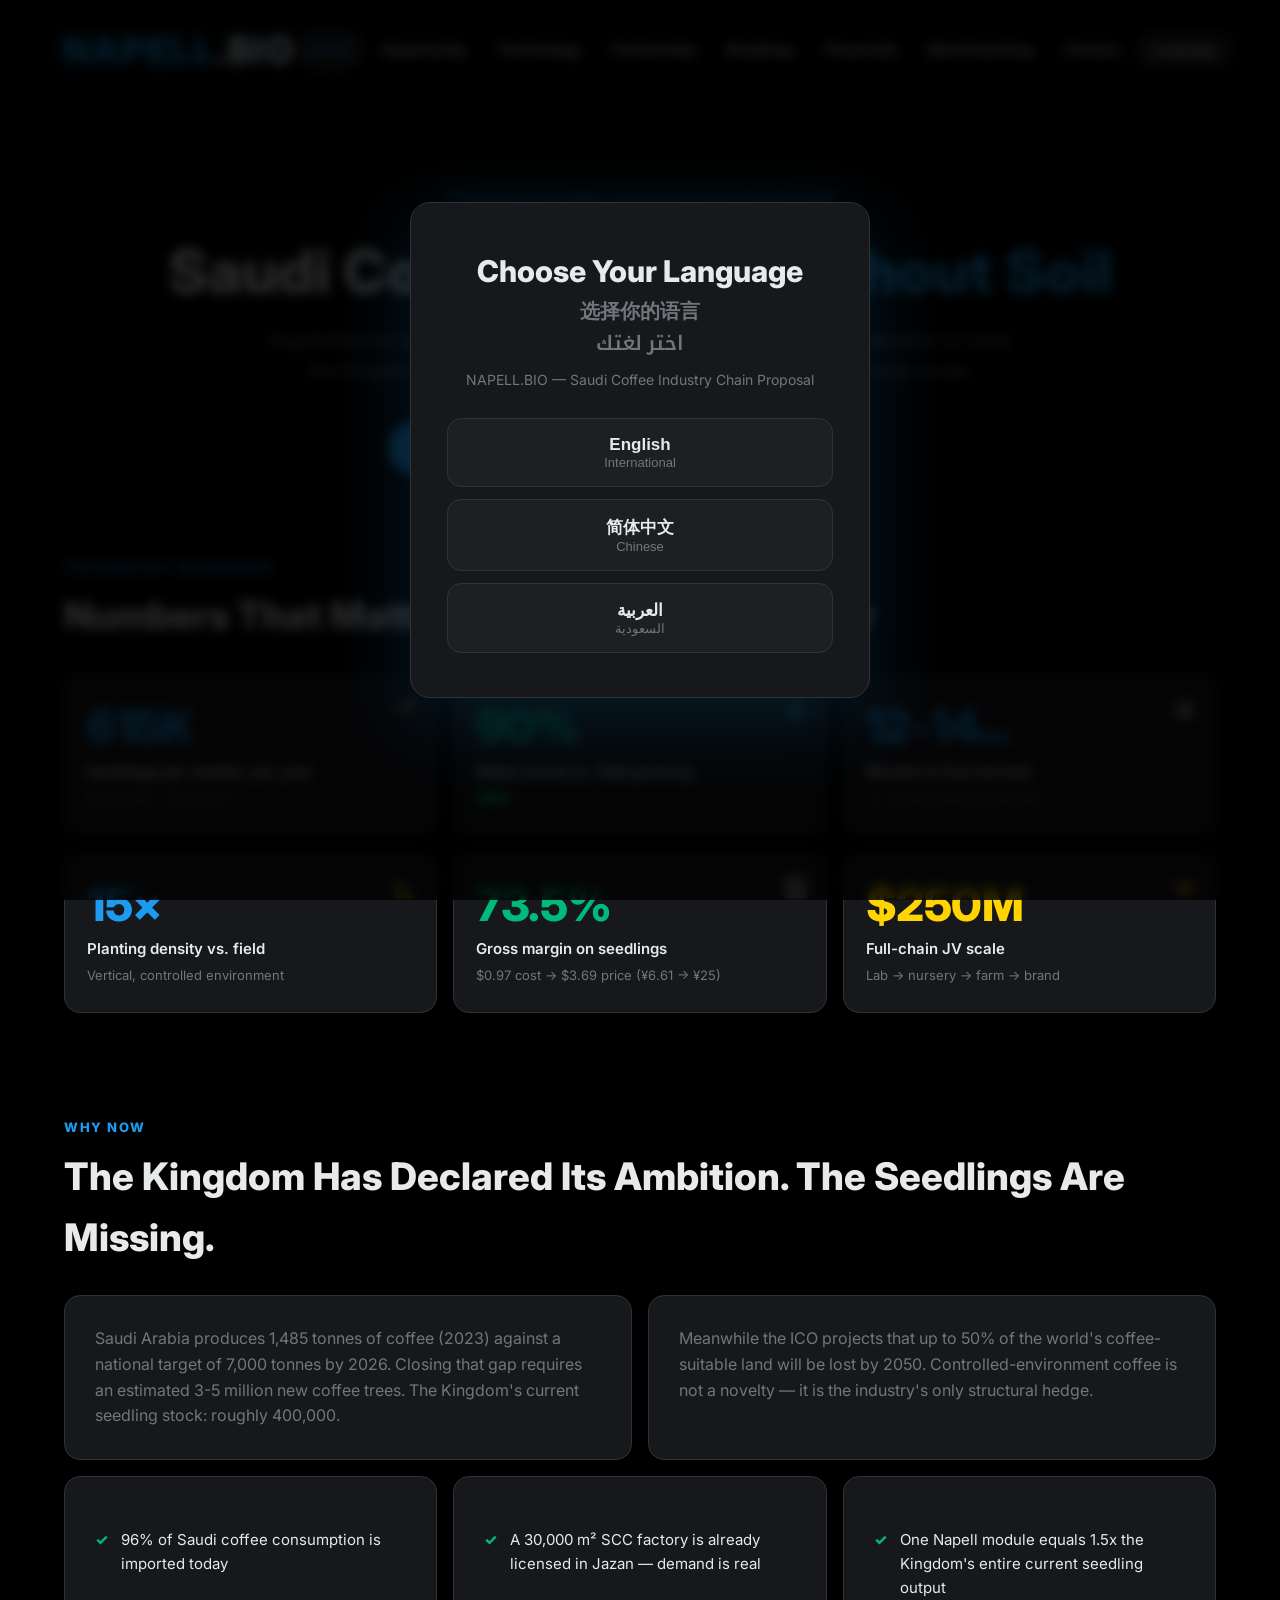
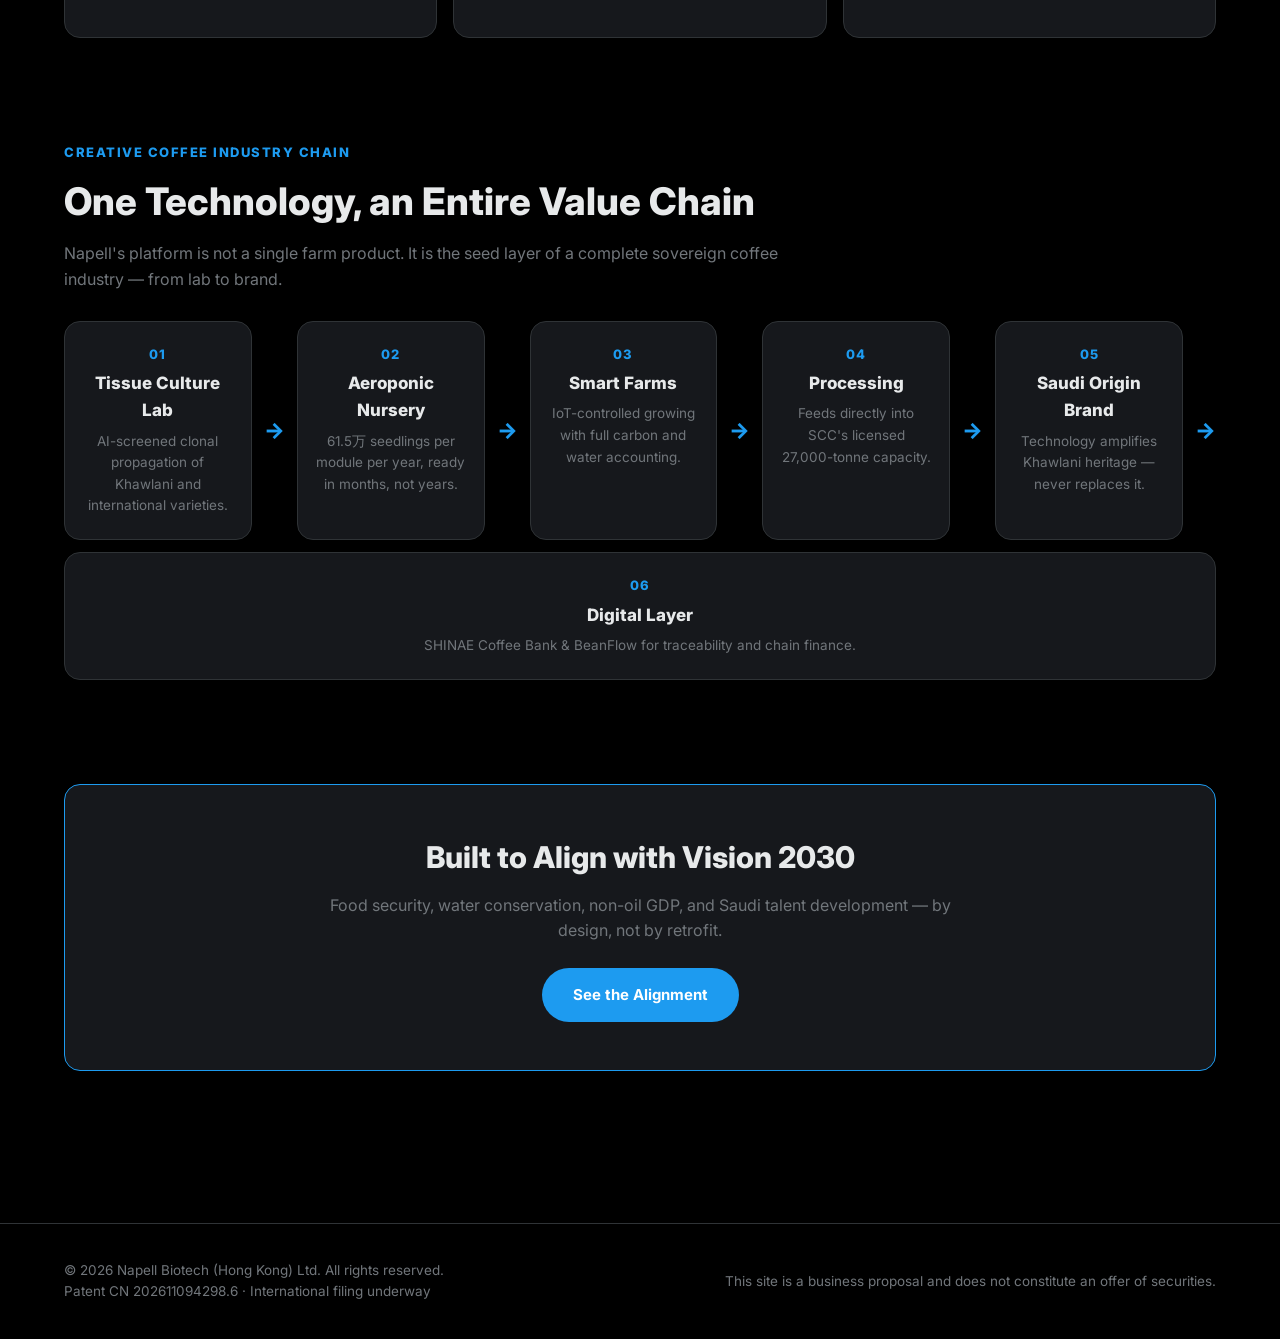
<file: index.html>
<!DOCTYPE html>
<html lang="en" dir="ltr">
<head>
<meta charset="UTF-8">
<meta name="viewport" content="width=device-width, initial-scale=1.0">
<title>NAPELL.BIO — Saudi Coffee, Grown Without Soil</title>
<meta name="description" content="Aeroponic coffee cultivation and AI tissue culture — a proposal to the Public Investment Fund of Saudi Arabia.">
<link rel="preconnect" href="https://fonts.googleapis.com">
<link href="https://fonts.googleapis.com/css2?family=Inter:wght@400;600;700;800&family=Noto+Kufi+Arabic:wght@400;700&display=swap" rel="stylesheet">
<link rel="stylesheet" href="css/style.css">
</head>
<body>

<div class="page">
  <div class="container">

    <!-- HERO -->
    <section class="hero">
      <span class="badge" data-i18n="hero.badge"></span>
      <h1 data-i18n="hero.title"></h1>
      <p class="sub" data-i18n="hero.sub"></p>
      <div class="cta-row">
        <a class="btn btn-primary" href="technology.html" data-i18n="hero.cta1"></a>
        <a class="btn btn-ghost" href="partnership.html" data-i18n="hero.cta2"></a>
      </div>
    </section>

    <!-- DASHBOARD -->
    <section class="section" id="dash">
      <div class="section-head">
        <span class="kicker" data-i18n="metrics.kicker"></span>
        <h2 data-i18n="metrics.title"></h2>
      </div>
      <div class="grid grid-3">
        <div class="metric" data-i18n-title="m1.t">
          <span class="icon">🌱</span>
          <div class="value">615K</div>
          <div class="label" data-i18n="m1.l"></div>
          <div class="note" data-i18n="note.m1"></div>
        </div>
        <div class="metric" data-i18n-title="m2.t">
          <span class="icon">💧</span>
          <div class="value green">90%</div>
          <div class="label" data-i18n="m2.l"></div>
          <div class="stat-row"><div class="stat-bar"><span class="green" style="width:10%"></span></div></div>
        </div>
        <div class="metric" data-i18n-title="m3.t">
          <span class="icon">⏱️</span>
          <div class="value">12-14<span style="font-size:.45em">mo</span></div>
          <div class="label" data-i18n="m3.l"></div>
          <div class="note" data-i18n="note.m3"></div>
        </div>
        <div class="metric" data-i18n-title="m4.t">
          <span class="icon">📐</span>
          <div class="value">15×</div>
          <div class="label" data-i18n="m4.l"></div>
          <div class="note" data-i18n="note.m4"></div>
        </div>
        <div class="metric" data-i18n-title="m5.t">
          <span class="icon">📈</span>
          <div class="value green">73.5%</div>
          <div class="label" data-i18n="m5.l"></div>
          <div class="note" data-i18n="note.m5"></div>
        </div>
        <div class="metric" data-i18n-title="m6.t">
          <span class="icon">🤝</span>
          <div class="value amber">$250M</div>
          <div class="label" data-i18n="m6.l"></div>
          <div class="note" data-i18n="note.m6"></div>
        </div>
      </div>
    </section>

    <!-- WHY NOW -->
    <section class="section">
      <div class="section-head">
        <span class="kicker" data-i18n="why.kicker"></span>
        <h2 data-i18n="why.title"></h2>
      </div>
      <div class="two-col">
        <div class="card">
          <p data-i18n="why.p1"></p>
        </div>
        <div class="card">
          <p data-i18n="why.p2"></p>
        </div>
      </div>
      <div class="grid grid-3" style="margin-top:16px">
        <div class="card"><ul class="check"><li data-i18n="why.b1"></li></ul></div>
        <div class="card"><ul class="check"><li data-i18n="why.b2"></li></ul></div>
        <div class="card"><ul class="check"><li data-i18n="why.b3"></li></ul></div>
      </div>
    </section>

    <!-- VALUE CHAIN -->
    <section class="section">
      <div class="section-head">
        <span class="kicker" data-i18n="chain.kicker"></span>
        <h2 data-i18n="chain.title"></h2>
        <p data-i18n="chain.intro"></p>
      </div>
      <div class="chain">
        <div class="chain-node"><div class="num">01</div><h4 data-i18n="c1.t"></h4><p data-i18n="c1.d"></p></div>
        <span class="chain-arrow">→</span>
        <div class="chain-node"><div class="num">02</div><h4 data-i18n="c2.t"></h4><p data-i18n="c2.d"></p></div>
        <span class="chain-arrow">→</span>
        <div class="chain-node"><div class="num">03</div><h4 data-i18n="c3.t"></h4><p data-i18n="c3.d"></p></div>
        <span class="chain-arrow">→</span>
        <div class="chain-node"><div class="num">04</div><h4 data-i18n="c4.t"></h4><p data-i18n="c4.d"></p></div>
        <span class="chain-arrow">→</span>
        <div class="chain-node"><div class="num">05</div><h4 data-i18n="c5.t"></h4><p data-i18n="c5.d"></p></div>
        <span class="chain-arrow">→</span>
        <div class="chain-node"><div class="num">06</div><h4 data-i18n="c6.t"></h4><p data-i18n="c6.d"></p></div>
      </div>
    </section>

    <!-- CTA -->
    <section class="section">
      <div class="card accent" style="text-align:center;padding:48px 32px">
        <h3 style="font-size:clamp(22px,3vw,30px)" data-i18n="cta.title"></h3>
        <p style="max-width:640px;margin:12px auto 24px" data-i18n="cta.sub"></p>
        <a class="btn btn-primary" href="alignment.html" data-i18n="cta.btn"></a>
      </div>
    </section>

  </div>
</div>

<div class="toast" id="toast"></div>
<script src="js/translations.js"></script>
<script src="js/app.js"></script>
</body>
</html>
</file>
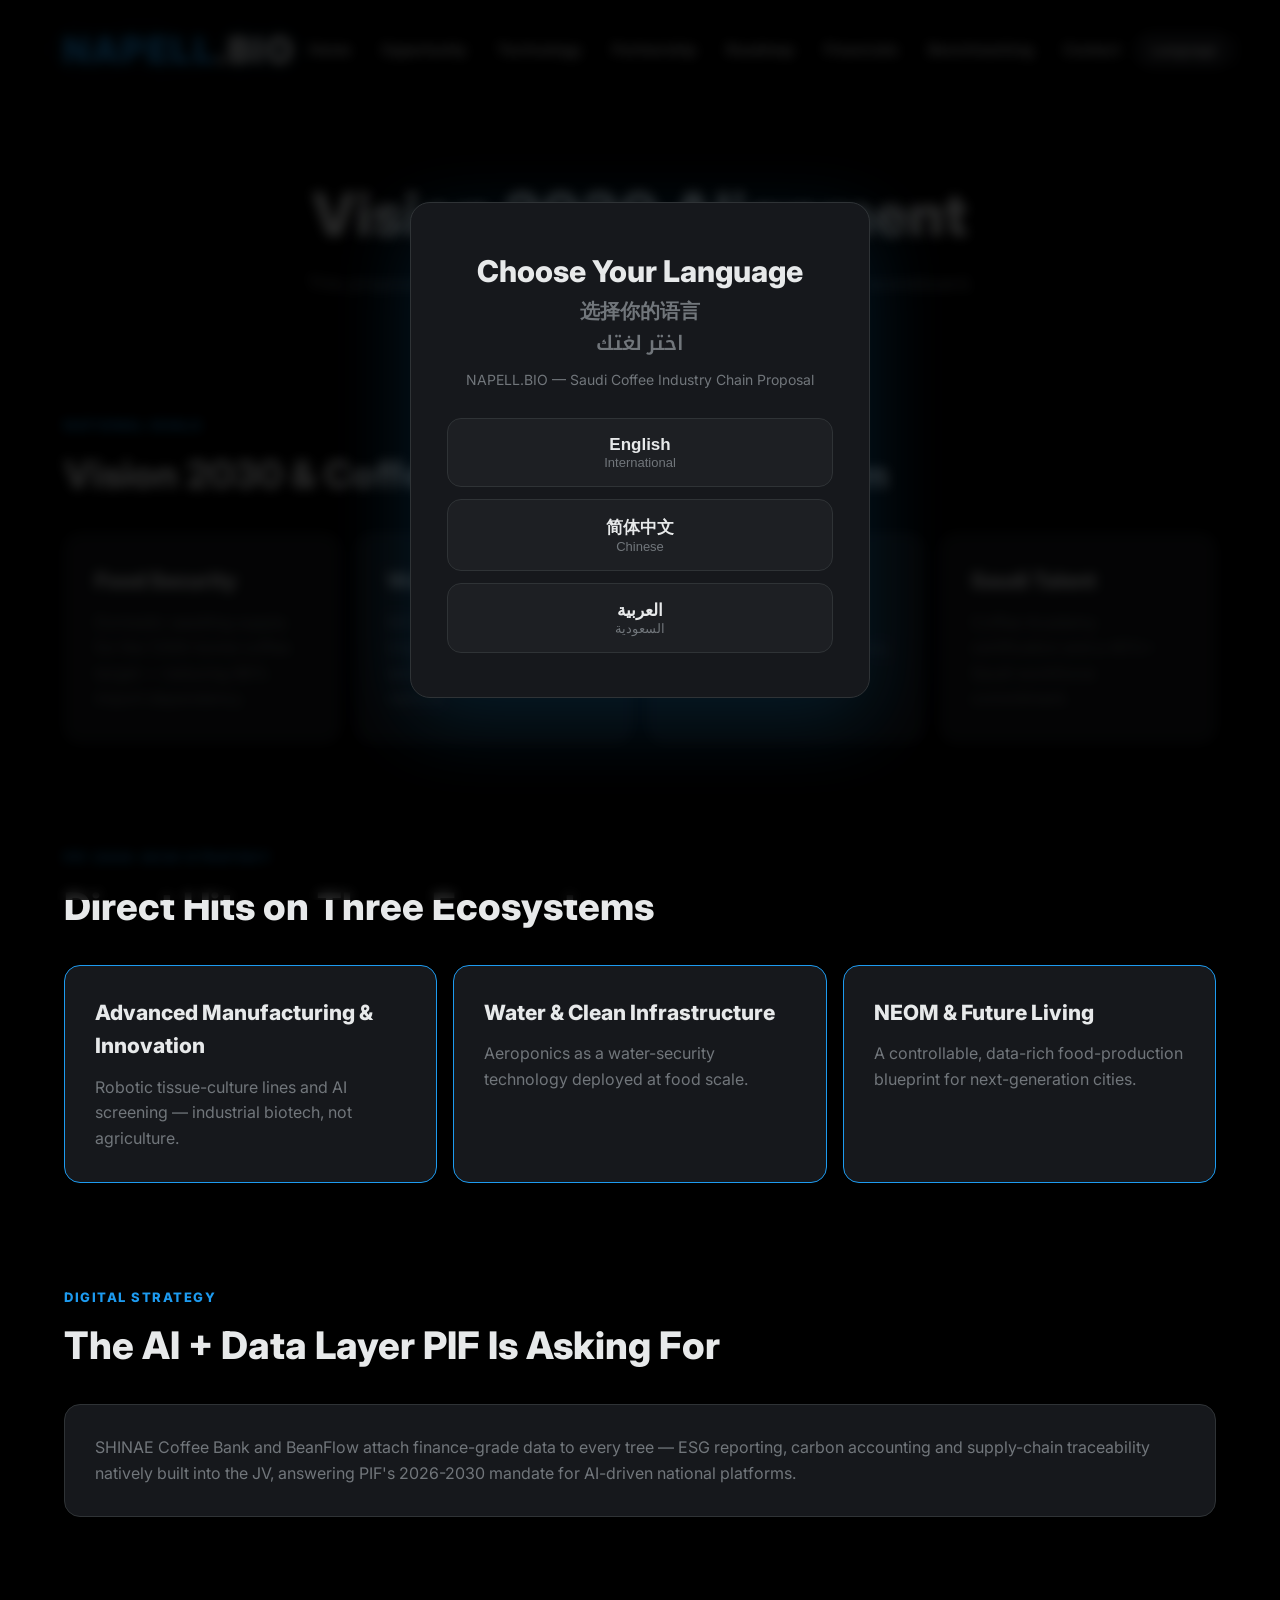
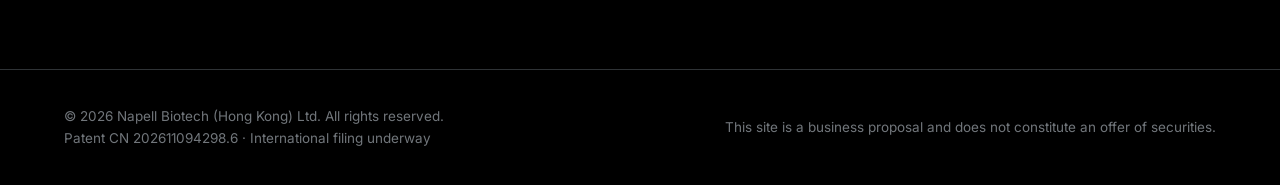
<file: alignment.html>
<!DOCTYPE html>
<html lang="en" dir="ltr">
<head>
<meta charset="UTF-8">
<meta name="viewport" content="width=device-width, initial-scale=1.0">
<title>NAPELL.BIO — Vision 2030 Alignment</title>
<meta name="description" content="Food security, water conservation, non-oil GDP and Saudi talent — engineered to align with Vision 2030 and PIF's 2026-2030 strategy.">
<link rel="preconnect" href="https://fonts.googleapis.com">
<link href="https://fonts.googleapis.com/css2?family=Inter:wght@400;600;700;800&family=Noto+Kufi+Arabic:wght@400;700&display=swap" rel="stylesheet">
<link rel="stylesheet" href="css/style.css">
</head>
<body>

<div class="page">
  <div class="container">

    <section class="hero">
      <h1 data-i18n="al.hero.title"></h1>
      <p class="sub" data-i18n="al.hero.sub"></p>
    </section>

    <!-- VISION 2030 -->
    <section class="section">
      <div class="section-head">
        <span class="kicker" data-i18n="al.v3.kicker"></span>
        <h2 data-i18n="al.v3.title"></h2>
      </div>
      <div class="grid grid-4">
        <div class="card"><h3 data-i18n="a1.t"></h3><p data-i18n="a1.d"></p></div>
        <div class="card"><h3 data-i18n="a2.t"></h3><p data-i18n="a2.d"></p></div>
        <div class="card"><h3 data-i18n="a3.t"></h3><p data-i18n="a3.d"></p></div>
        <div class="card"><h3 data-i18n="a4.t"></h3><p data-i18n="a4.d"></p></div>
      </div>
    </section>

    <!-- PIF ECOSYSTEMS -->
    <section class="section">
      <div class="section-head">
        <span class="kicker" data-i18n="al.pif.kicker"></span>
        <h2 data-i18n="al.pif.title"></h2>
      </div>
      <div class="grid grid-3">
        <div class="card accent"><h3 data-i18n="b1.t"></h3><p data-i18n="b1.d"></p></div>
        <div class="card accent"><h3 data-i18n="b2.t"></h3><p data-i18n="b2.d"></p></div>
        <div class="card accent"><h3 data-i18n="b3.t"></h3><p data-i18n="b3.d"></p></div>
      </div>
    </section>

    <!-- DIGITAL LAYER -->
    <section class="section">
      <div class="section-head">
        <span class="kicker" data-i18n="al.fin.kicker"></span>
        <h2 data-i18n="al.fin.title"></h2>
      </div>
      <div class="card">
        <p data-i18n="al.fin.p"></p>
      </div>
    </section>

  </div>
</div>

<script src="js/translations.js"></script>
<script src="js/app.js"></script>
</body>
</html>
</file>
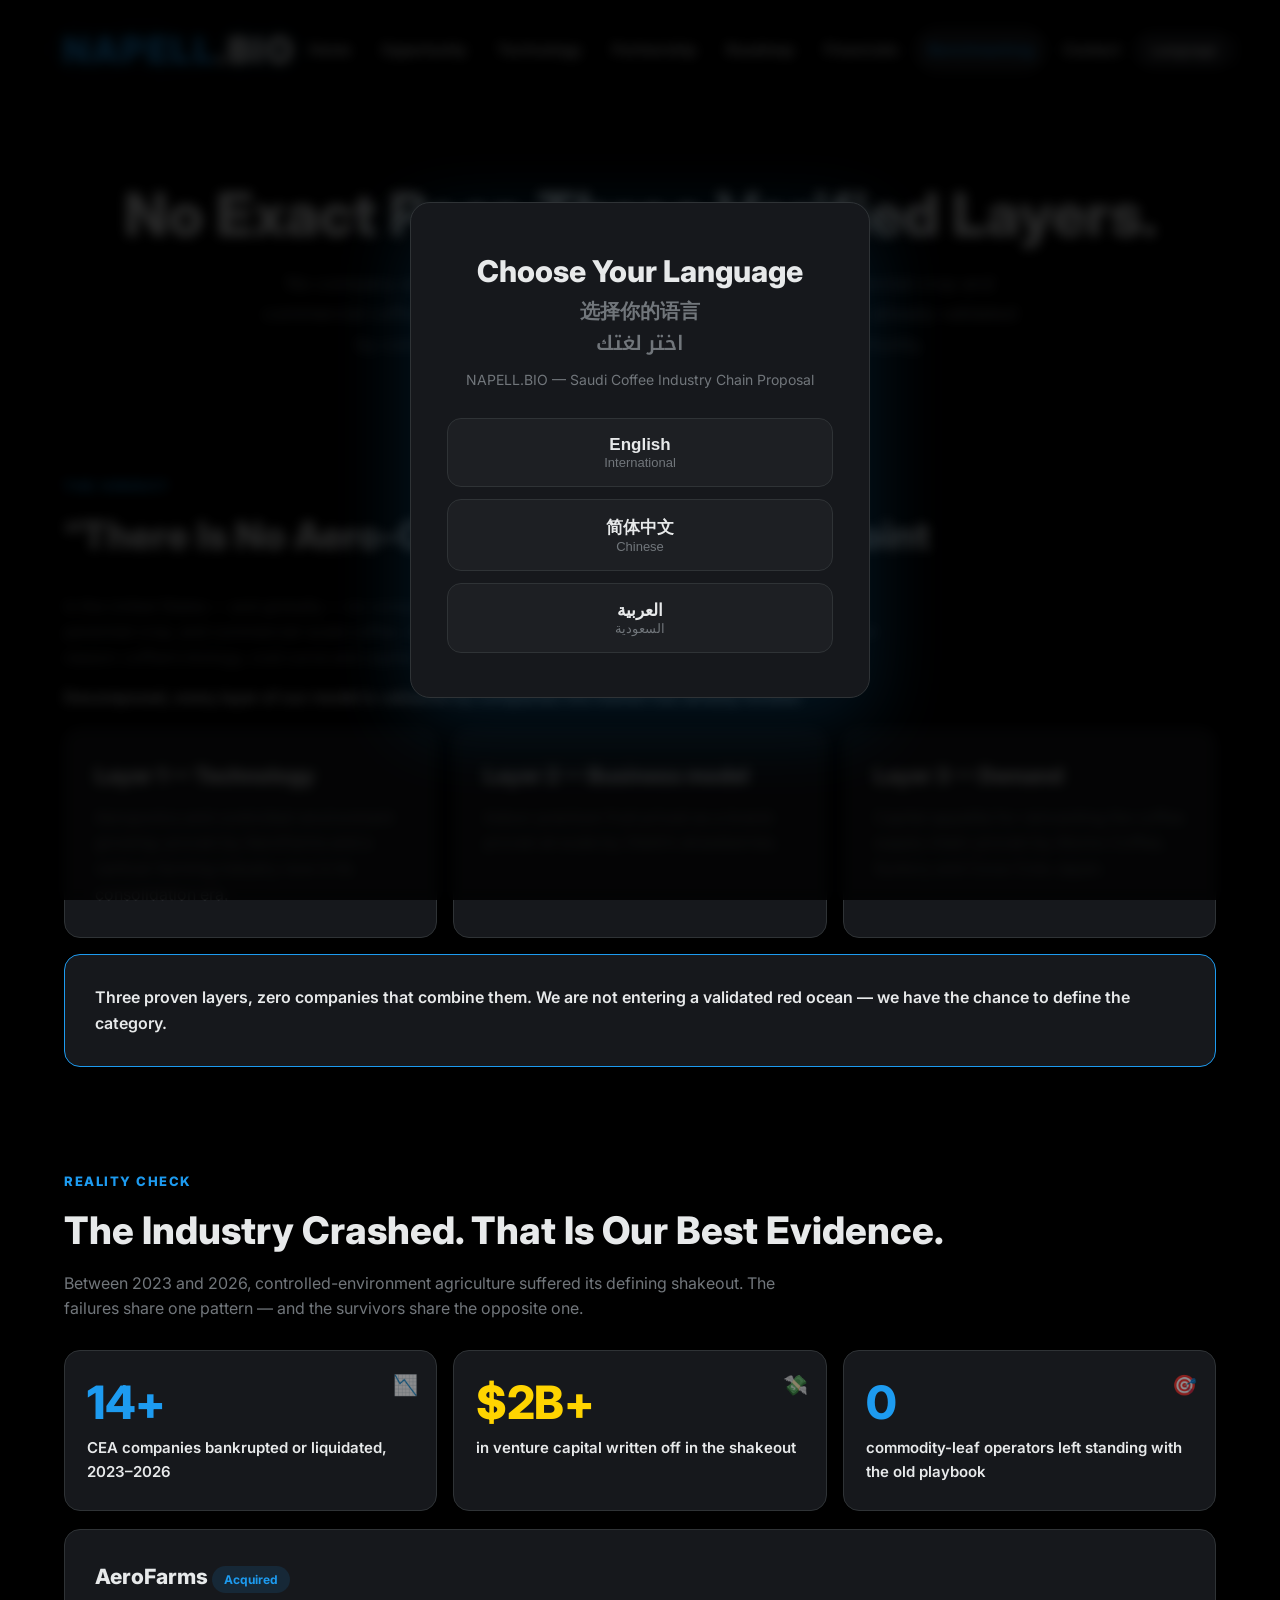
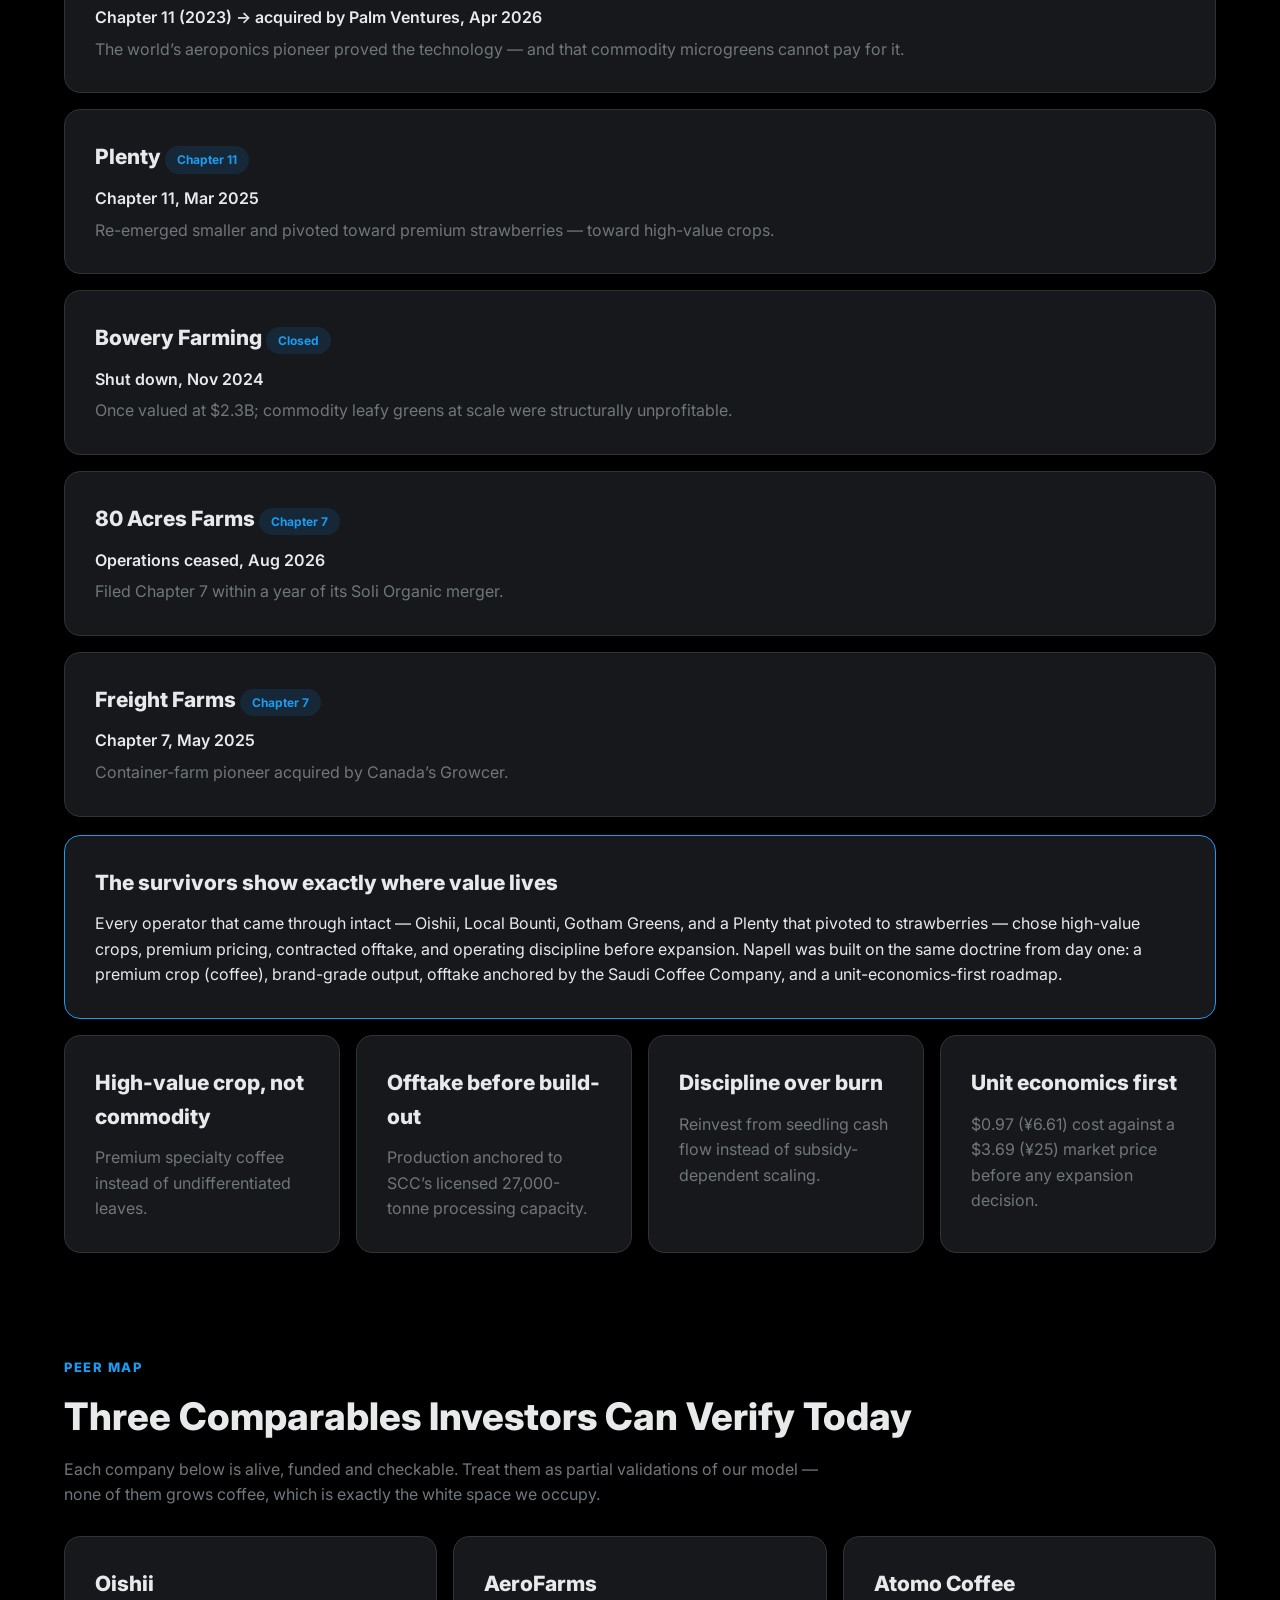
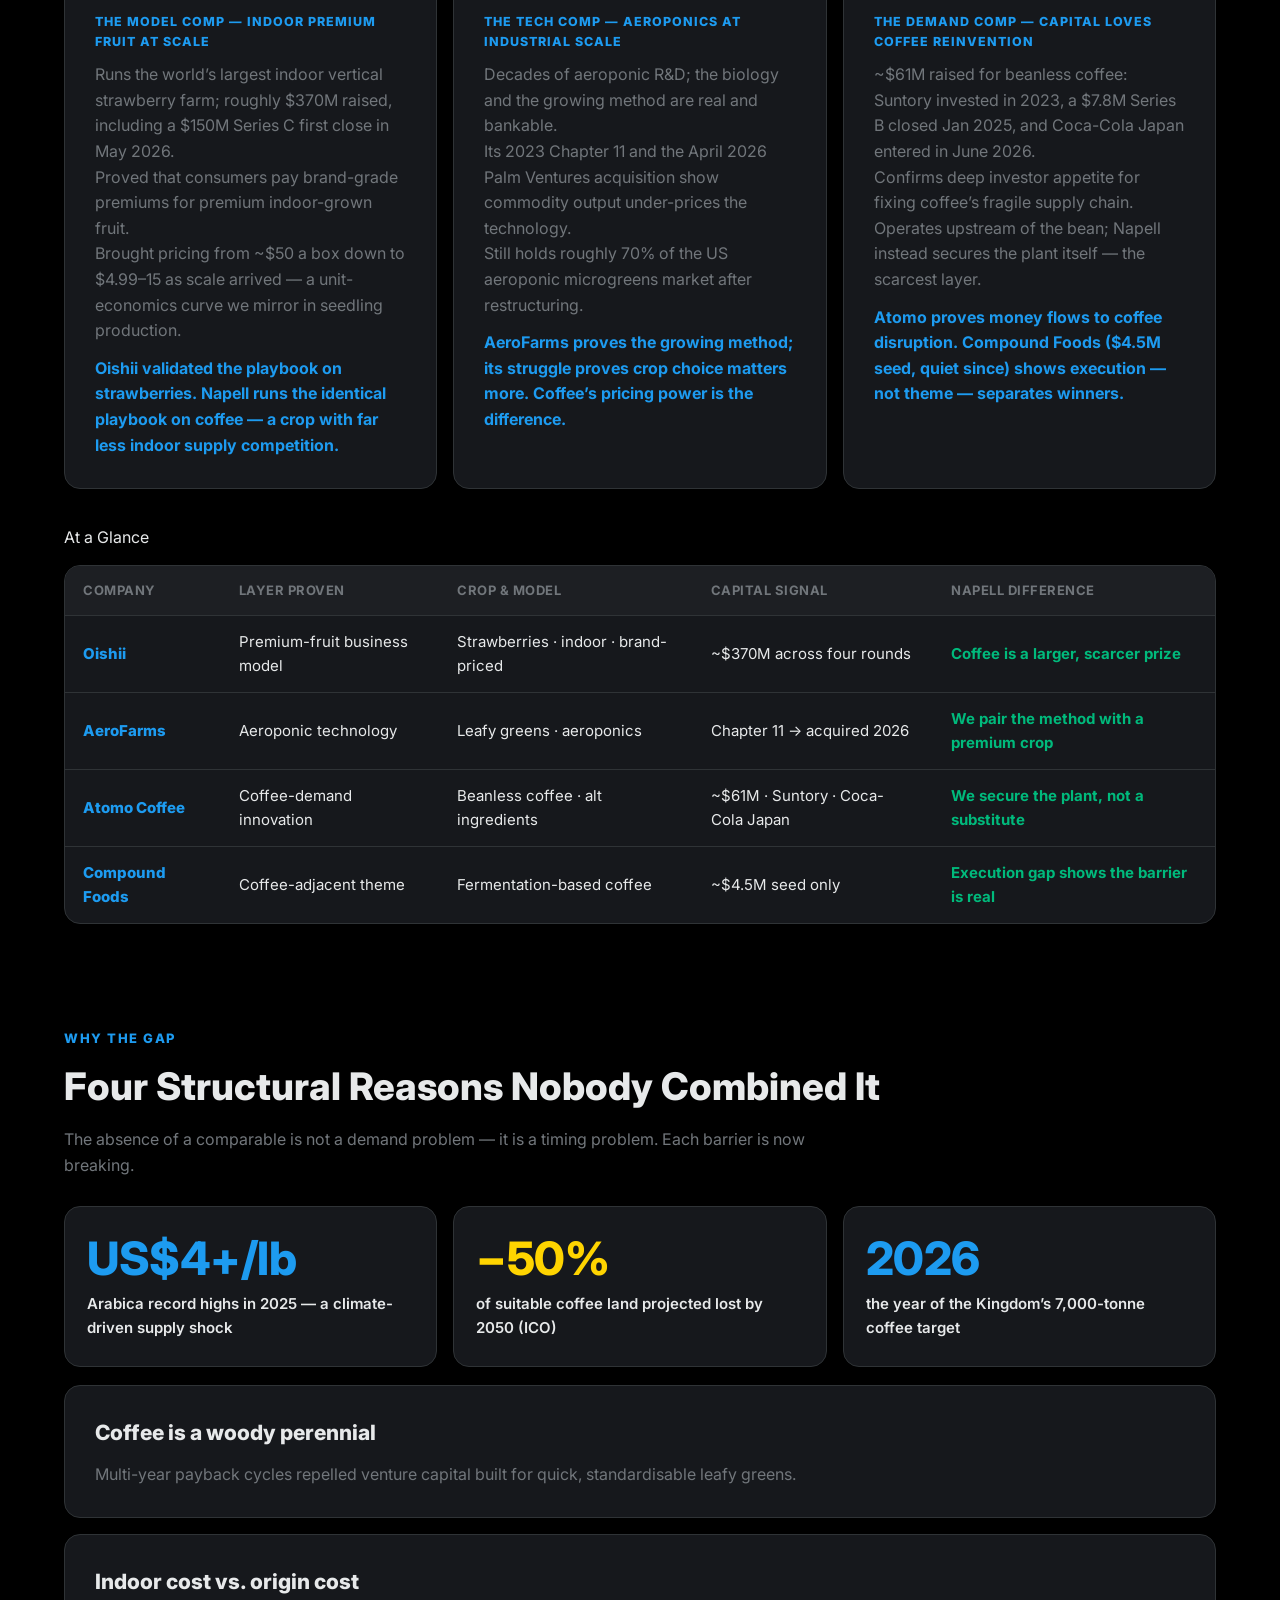
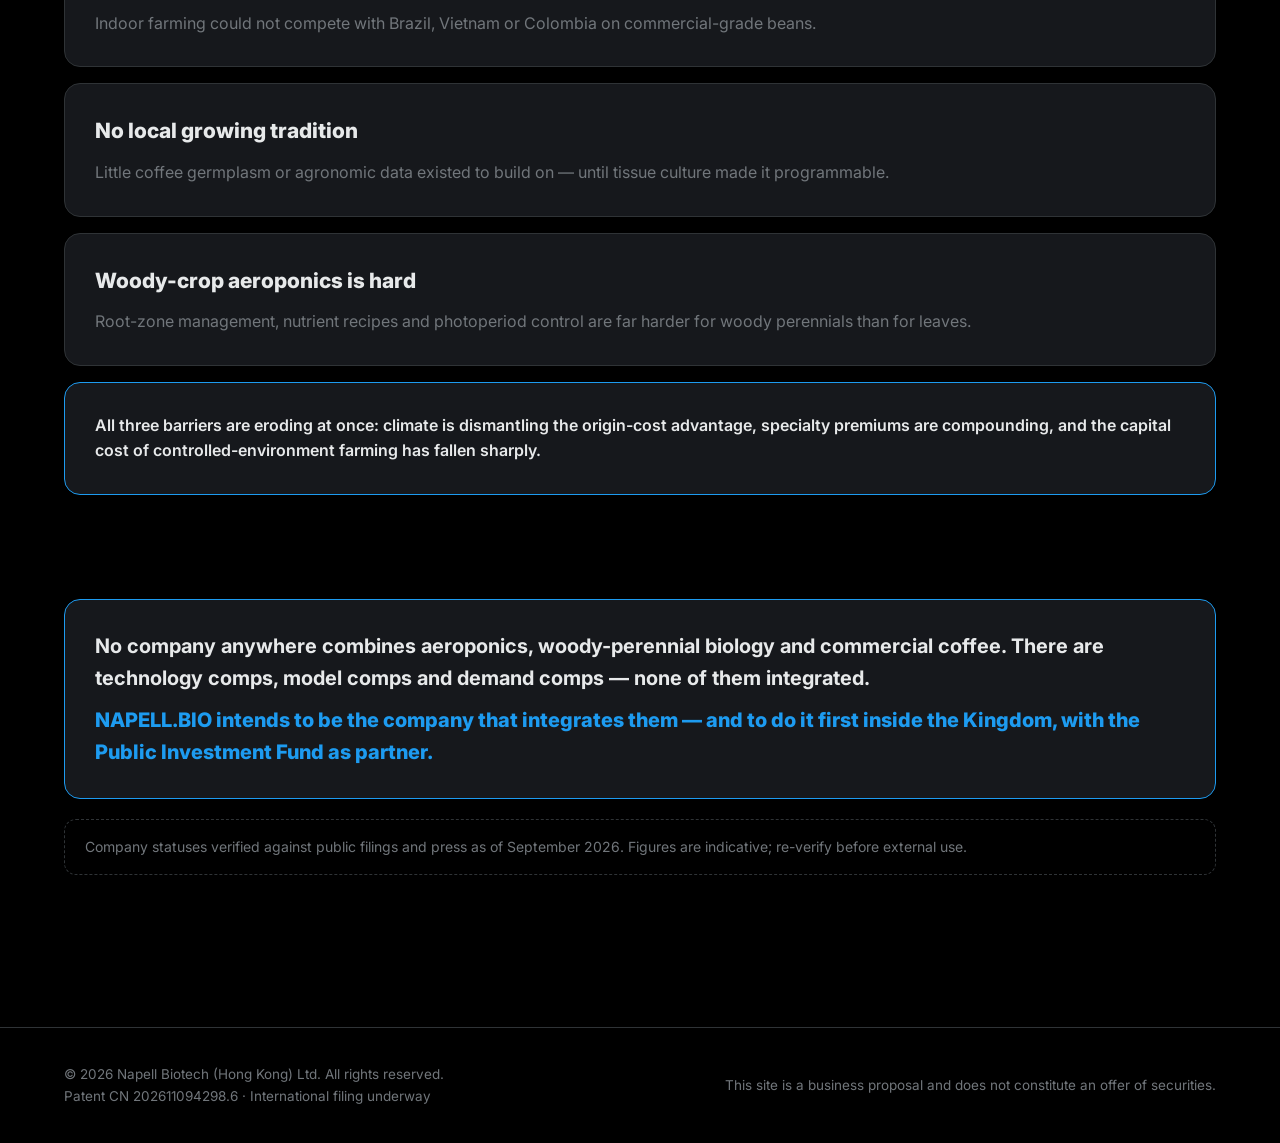
<file: benchmarking.html>
<!DOCTYPE html>
<html lang="en" dir="ltr">
<head>
<meta charset="UTF-8">
<meta name="viewport" content="width=device-width, initial-scale=1.0">
<title>NAPELL.BIO — Benchmarking & Comparable Analysis</title>
<meta name="description" content="No exact peer exists — but three layers of our model are validated: aeroponics, premium indoor fruit, and coffee supply-chain reinvention. Verified as of September 2026.">
<link rel="preconnect" href="https://fonts.googleapis.com">
<link href="https://fonts.googleapis.com/css2?family=Inter:wght@400;600;700;800&family=Noto+Kufi+Arabic:wght@400;700&display=swap" rel="stylesheet">
<link rel="stylesheet" href="css/style.css">
</head>
<body>

<div class="page">
  <div class="container">

    <!-- HERO -->
    <section class="hero">
      <h1 data-i18n="bm.hero.title"></h1>
      <p class="sub" data-i18n="bm.hero.sub"></p>
    </section>

    <!-- VERDICT -->
    <section class="section" id="verdict">
      <div class="section-head">
        <span class="kicker" data-i18n="bm.v.kicker"></span>
        <h2 data-i18n="bm.v.title"></h2>
      </div>
      <p data-i18n="bm.v.p1" style="color:var(--muted);max-width:860px;margin-bottom:14px"></p>
      <p data-i18n="bm.v.p2" style="color:var(--text);font-weight:600;margin-bottom:18px"></p>
      <div class="grid grid-3">
        <div class="card">
          <h3 data-i18n="bm.v.l1t"></h3>
          <p data-i18n="bm.v.l1d"></p>
        </div>
        <div class="card">
          <h3 data-i18n="bm.v.l2t"></h3>
          <p data-i18n="bm.v.l2d"></p>
        </div>
        <div class="card">
          <h3 data-i18n="bm.v.l3t"></h3>
          <p data-i18n="bm.v.l3d"></p>
        </div>
      </div>
      <div class="card accent" style="margin-top:16px">
        <p style="color:var(--text);font-weight:600" data-i18n="bm.v.close"></p>
      </div>
    </section>

    <!-- REALITY CHECK -->
    <section class="section" id="shakeout">
      <div class="section-head">
        <span class="kicker" data-i18n="bm.sh.kicker"></span>
        <h2 data-i18n="bm.sh.title"></h2>
        <p data-i18n="bm.sh.sub"></p>
      </div>
      <div class="grid grid-3">
        <div class="metric">
          <span class="icon">📉</span>
          <div class="value" data-i18n="bm.sh.s1v"></div>
          <div class="label" data-i18n="bm.sh.s1l"></div>
        </div>
        <div class="metric">
          <span class="icon">💸</span>
          <div class="value amber" data-i18n="bm.sh.s2v"></div>
          <div class="label" data-i18n="bm.sh.s2l"></div>
        </div>
        <div class="metric">
          <span class="icon">🎯</span>
          <div class="value" data-i18n="bm.sh.s3v"></div>
          <div class="label" data-i18n="bm.sh.s3l"></div>
        </div>
      </div>

      <div class="grid" style="margin-top:18px">
        <div class="card">
          <h3>AeroFarms <span class="pill blue" data-i18n="bm.st.acq"></span></h3>
          <p style="color:var(--text);font-weight:600;margin-bottom:6px" data-i18n="bm.sh.aero.s"></p>
          <p data-i18n="bm.sh.aero.l"></p>
        </div>
        <div class="card">
          <h3>Plenty <span class="pill blue" data-i18n="bm.st.ch11"></span></h3>
          <p style="color:var(--text);font-weight:600;margin-bottom:6px" data-i18n="bm.sh.plenty.s"></p>
          <p data-i18n="bm.sh.plenty.l"></p>
        </div>
        <div class="card">
          <h3>Bowery Farming <span class="pill blue" data-i18n="bm.st.dead"></span></h3>
          <p style="color:var(--text);font-weight:600;margin-bottom:6px" data-i18n="bm.sh.bowery.s"></p>
          <p data-i18n="bm.sh.bowery.l"></p>
        </div>
        <div class="card">
          <h3>80 Acres Farms <span class="pill blue" data-i18n="bm.st.ch7"></span></h3>
          <p style="color:var(--text);font-weight:600;margin-bottom:6px" data-i18n="bm.sh.acres.s"></p>
          <p data-i18n="bm.sh.acres.l"></p>
        </div>
        <div class="card">
          <h3>Freight Farms <span class="pill blue" data-i18n="bm.st.ch7"></span></h3>
          <p style="color:var(--text);font-weight:600;margin-bottom:6px" data-i18n="bm.sh.freight.s"></p>
          <p data-i18n="bm.sh.freight.l"></p>
        </div>
      </div>

      <div class="card accent" style="margin-top:18px">
        <h3 data-i18n="bm.sh.in.t"></h3>
        <p style="color:var(--text)" data-i18n="bm.sh.in.p"></p>
      </div>

      <div class="grid grid-4" style="margin-top:16px">
        <div class="card"><h3 data-i18n="bm.sh.t1"></h3><p data-i18n="bm.sh.d1"></p></div>
        <div class="card"><h3 data-i18n="bm.sh.t2"></h3><p data-i18n="bm.sh.d2"></p></div>
        <div class="card"><h3 data-i18n="bm.sh.t3"></h3><p data-i18n="bm.sh.d3"></p></div>
        <div class="card"><h3 data-i18n="bm.sh.t4"></h3><p data-i18n="bm.sh.d4"></p></div>
      </div>
    </section>

    <!-- PEER MAP -->
    <section class="section" id="peers">
      <div class="section-head">
        <span class="kicker" data-i18n="bm.ly.kicker"></span>
        <h2 data-i18n="bm.ly.title"></h2>
        <p data-i18n="bm.ly.sub"></p>
      </div>
      <div class="grid grid-3">
        <div class="card">
          <h3>Oishii</h3>
          <p style="color:var(--accent);font-size:12.5px;font-weight:800;text-transform:uppercase;letter-spacing:1px;margin-bottom:10px" data-i18n="bm.ly.o.role"></p>
          <p data-i18n="bm.ly.o.b1"></p>
          <p data-i18n="bm.ly.o.b2"></p>
          <p data-i18n="bm.ly.o.b3"></p>
          <p style="margin-top:12px;color:var(--accent);font-weight:700" data-i18n="bm.ly.o.why"></p>
        </div>
        <div class="card">
          <h3>AeroFarms</h3>
          <p style="color:var(--accent);font-size:12.5px;font-weight:800;text-transform:uppercase;letter-spacing:1px;margin-bottom:10px" data-i18n="bm.ly.a.role"></p>
          <p data-i18n="bm.ly.a.b1"></p>
          <p data-i18n="bm.ly.a.b2"></p>
          <p data-i18n="bm.ly.a.b3"></p>
          <p style="margin-top:12px;color:var(--accent);font-weight:700" data-i18n="bm.ly.a.why"></p>
        </div>
        <div class="card">
          <h3>Atomo Coffee</h3>
          <p style="color:var(--accent);font-size:12.5px;font-weight:800;text-transform:uppercase;letter-spacing:1px;margin-bottom:10px" data-i18n="bm.ly.at.role"></p>
          <p data-i18n="bm.ly.at.b1"></p>
          <p data-i18n="bm.ly.at.b2"></p>
          <p data-i18n="bm.ly.at.b3"></p>
          <p style="margin-top:12px;color:var(--accent);font-weight:700" data-i18n="bm.ly.at.why"></p>
        </div>
      </div>

      <span class="kicker" data-i18n="bm.t.kicker" style="display:block;margin:36px 0 14px"></span>
      <div class="table-wrap">
        <table>
          <thead>
            <tr>
              <th data-i18n="bm.t.h1"></th>
              <th data-i18n="bm.t.h2"></th>
              <th data-i18n="bm.t.h3"></th>
              <th data-i18n="bm.t.h4"></th>
              <th data-i18n="bm.t.h5"></th>
            </tr>
          </thead>
          <tbody>
            <tr>
              <td class="hero-val">Oishii</td>
              <td data-i18n="bm.t.r1.c2"></td>
              <td data-i18n="bm.t.r1.c3"></td>
              <td data-i18n="bm.t.r1.c4"></td>
              <td class="win" data-i18n="bm.t.r1.c5"></td>
            </tr>
            <tr>
              <td class="hero-val">AeroFarms</td>
              <td data-i18n="bm.t.r2.c2"></td>
              <td data-i18n="bm.t.r2.c3"></td>
              <td data-i18n="bm.t.r2.c4"></td>
              <td class="win" data-i18n="bm.t.r2.c5"></td>
            </tr>
            <tr>
              <td class="hero-val">Atomo Coffee</td>
              <td data-i18n="bm.t.r3.c2"></td>
              <td data-i18n="bm.t.r3.c3"></td>
              <td data-i18n="bm.t.r3.c4"></td>
              <td class="win" data-i18n="bm.t.r3.c5"></td>
            </tr>
            <tr>
              <td class="hero-val">Compound Foods</td>
              <td data-i18n="bm.t.r4.c2"></td>
              <td data-i18n="bm.t.r4.c3"></td>
              <td data-i18n="bm.t.r4.c4"></td>
              <td class="win" data-i18n="bm.t.r4.c5"></td>
            </tr>
          </tbody>
        </table>
      </div>
    </section>

    <!-- WHY THE GAP -->
    <section class="section" id="gap">
      <div class="section-head">
        <span class="kicker" data-i18n="bm.wh.kicker"></span>
        <h2 data-i18n="bm.wh.title"></h2>
        <p data-i18n="bm.wh.sub"></p>
      </div>
      <div class="grid grid-3" style="margin-bottom:18px">
        <div class="metric">
          <div class="value" data-i18n="bm.wh.c1.v"></div>
          <div class="label" data-i18n="bm.wh.c1.l"></div>
        </div>
        <div class="metric">
          <div class="value amber" data-i18n="bm.wh.c2.v"></div>
          <div class="label" data-i18n="bm.wh.c2.l"></div>
        </div>
        <div class="metric">
          <div class="value" data-i18n="bm.wh.c3.v"></div>
          <div class="label" data-i18n="bm.wh.c3.l"></div>
        </div>
      </div>
      <div class="grid">
        <div class="card"><h3 data-i18n="bm.wh.r1.t"></h3><p data-i18n="bm.wh.r1.d"></p></div>
        <div class="card"><h3 data-i18n="bm.wh.r2.t"></h3><p data-i18n="bm.wh.r2.d"></p></div>
        <div class="card"><h3 data-i18n="bm.wh.r3.t"></h3><p data-i18n="bm.wh.r3.d"></p></div>
        <div class="card"><h3 data-i18n="bm.wh.r4.t"></h3><p data-i18n="bm.wh.r4.d"></p></div>
      </div>
      <div class="card accent" style="margin-top:16px">
        <p style="color:var(--text);font-weight:600" data-i18n="bm.wh.turn.p"></p>
      </div>
    </section>

    <!-- CLOSE -->
    <section class="section">
      <div class="card accent">
        <p style="color:var(--text);font-size:20px;font-weight:700;line-height:1.6" data-i18n="bm.close.p1"></p>
        <p style="color:var(--accent);font-size:20px;font-weight:800;line-height:1.6;margin-top:10px" data-i18n="bm.close.p2"></p>
      </div>
      <div class="note-box" data-i18n="bm.note.src"></div>
    </section>

  </div>
</div>

<script src="js/translations.js"></script>
<script src="js/app.js"></script>
</body>
</html>
</file>
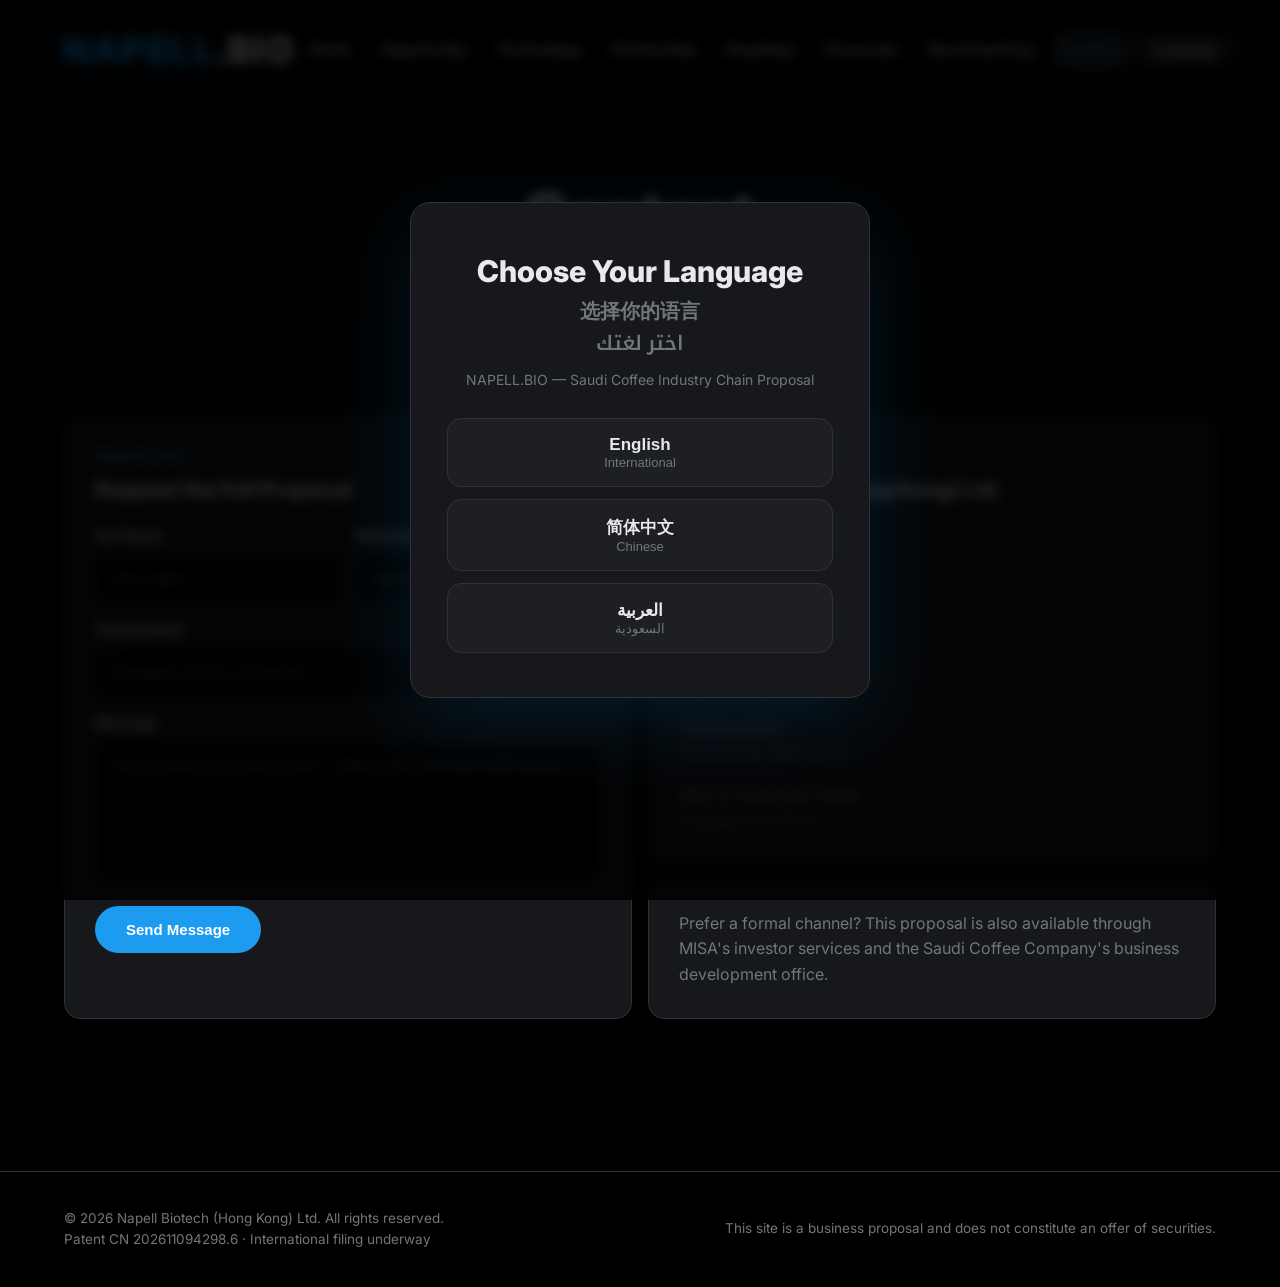
<file: contact.html>
<!DOCTYPE html>
<html lang="en" dir="ltr">
<head>
<meta charset="UTF-8">
<meta name="viewport" content="width=device-width, initial-scale=1.0">
<title>NAPELL.BIO — Contact</title>
<meta name="description" content="Request the full proposal, a data room walkthrough, or a site visit.">
<link rel="preconnect" href="https://fonts.googleapis.com">
<link href="https://fonts.googleapis.com/css2?family=Inter:wght@400;600;700;800&family=Noto+Kufi+Arabic:wght@400;700&display=swap" rel="stylesheet">
<link rel="stylesheet" href="css/style.css">
</head>
<body>

<div class="page">
  <div class="container">

    <section class="hero">
      <h1 data-i18n="ct.hero.title"></h1>
      <p class="sub" data-i18n="ct.hero.sub"></p>
    </section>

    <section class="section">
      <div class="two-col">
        <!-- FORM -->
        <div class="card">
          <span class="kicker" style="color:var(--accent);font-size:13px;font-weight:800;letter-spacing:1.5px;text-transform:uppercase;display:block;margin-bottom:6px" data-i18n="ct.form.kicker"></span>
          <h3 style="margin-bottom:18px" data-i18n="ct.form.title"></h3>
          <form id="contactForm" novalidate>
            <div class="form-grid">
              <div class="field">
                <label for="f-name" data-i18n="ct.name"></label>
                <input type="text" id="f-name" data-i18n-ph="ct.ph.name">
                <div class="err"></div>
              </div>
              <div class="field">
                <label for="f-email" data-i18n="ct.email"></label>
                <input type="email" id="f-email" data-i18n-ph="ct.ph.email">
                <div class="err"></div>
              </div>
              <div class="field full">
                <label for="f-org" data-i18n="ct.org"></label>
                <input type="text" id="f-org" data-i18n-ph="ct.ph.org">
                <div class="err"></div>
              </div>
              <div class="field full">
                <label for="f-msg" data-i18n="ct.msg"></label>
                <textarea id="f-msg" data-i18n-ph="ct.ph.msg"></textarea>
                <div class="err"></div>
              </div>
              <div class="full">
                <button type="submit" class="btn btn-primary" data-i18n="ct.send"></button>
              </div>
            </div>
          </form>
        </div>

        <!-- INFO -->
        <div>
          <div class="card" style="margin-bottom:16px">
            <span class="kicker" style="color:var(--accent);font-size:13px;font-weight:800;letter-spacing:1.5px;text-transform:uppercase;display:block;margin-bottom:6px" data-i18n="ct.info.kicker"></span>
            <h3 data-i18n="ct.info.title"></h3>
            <p style="margin-top:14px"><strong data-i18n="ct.email.l"></strong><br><a href="mailto:erik.wong@napell.bio">erik.wong@napell.bio</a></p>
            <p style="margin-top:14px"><strong data-i18n="ct.whatsapp"></strong><br><a href="https://wa.me/85293188252" target="_blank" rel="noopener">+852 9318 8252</a></p>
            <p style="margin-top:14px"><strong data-i18n="ct.wechat"></strong><br>+86 158 0022 2338</p>
            <p style="margin-top:14px"><strong data-i18n="ct.hk.l"></strong><br><span data-i18n="ct.hk.v"></span></p>
            <p style="margin-top:14px"><strong data-i18n="ct.gz.l"></strong><br><span data-i18n="ct.gz.v"></span></p>
          </div>
          <div class="card">
            <p data-i18n="ct.note"></p>
          </div>
        </div>
      </div>
    </section>

  </div>
</div>

<div class="toast" id="toast"></div>
<script src="js/translations.js"></script>
<script src="js/app.js"></script>
</body>
</html>
</file>
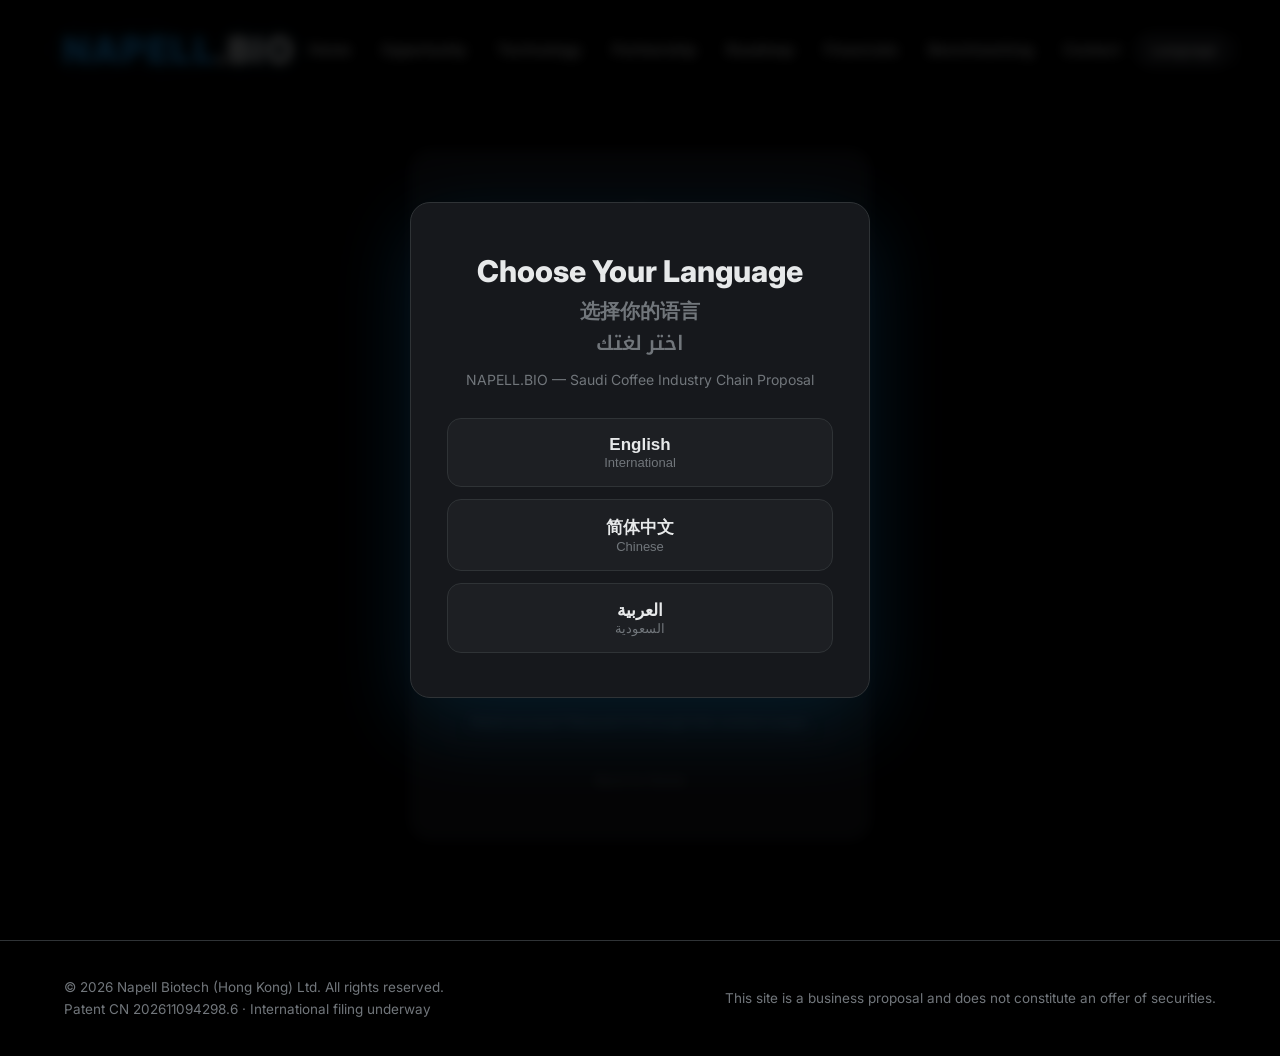
<file: costings-riyadh.html>
<!DOCTYPE html>
<html lang="en" dir="ltr">
<head>
<meta charset="UTF-8">
<meta name="viewport" content="width=device-width, initial-scale=1.0">
<title>NAPELL.BIO — Costings · Riyadh Deployment</title>
<meta name="description" content="Riyadh deployment cost estimate for the aeroponic coffee nursery: Guangzhou→Riyadh landed-cost build-up, one-off services, per-seedling forecast and estimated startup capital (Riyadh base).">
<link rel="preconnect" href="https://fonts.googleapis.com">
<link href="https://fonts.googleapis.com/css2?family=Inter:wght@400;600;700;800&family=Noto+Kufi+Arabic:wght@400;700&display=swap" rel="stylesheet">
<link rel="stylesheet" href="css/style.css">
<style>
.ry-h2{font-size:clamp(21px,2.4vw,28px);font-weight:800;letter-spacing:-.3px;margin:0 0 8px}
.ry-d{color:var(--muted);max-width:880px;margin:0 0 18px;line-height:1.6}
.ry-h3{font-size:17px;font-weight:800;margin:26px 0 12px}
.ry-fx .ry-fx-t{font-size:11px;font-weight:800;letter-spacing:1.2px;text-transform:uppercase;color:var(--muted)}
.ry-fx .ry-fx-v{font-size:23px;font-weight:800;color:var(--text);margin:7px 0 4px;letter-spacing:-.3px;white-space:nowrap}
.ry-fx .ry-fx-n{font-size:12px;color:var(--muted);line-height:1.5}
.ry-route{display:flex;flex-wrap:wrap;gap:8px;align-items:center}
.ry-route .ry-step{background:var(--panel);border:1px solid var(--border);border-radius:999px;padding:8px 14px;font-size:13.5px;font-weight:600}
.ry-route .ry-arr{color:var(--muted);font-weight:800;padding:0 2px}
[dir=rtl] .ry-route .ry-arr{transform:scaleX(-1);display:inline-block}
.ry-pill{display:inline-block;padding:2px 11px;border-radius:999px;font-size:12.5px;font-weight:800;border:1px solid;white-space:nowrap}
.ry-pill.up{color:#f0a020;border-color:rgba(240,160,32,.45);background:rgba(240,160,32,.08)}
.ry-pill.down{color:var(--green);border-color:rgba(0,186,124,.45);background:rgba(0,186,124,.08)}
.ry-pill.eq{color:var(--muted);border-color:var(--border)}
tr.ry-vat td{color:var(--muted);font-size:13px;border-top:1px dashed var(--border)}
tr.ry-vat td.num{color:var(--muted)}
.ry-tbl td.num .ref{display:block;margin-inline-start:0;font-size:11px;margin-top:1px;letter-spacing:0}
.ry-tbl th.num{text-align:end;white-space:nowrap}
.ry-tbl td.note.ry-tn{font-size:13px;max-width:340px}
.ry-up{color:#f0a020;font-weight:800}
.ry-margin{color:var(--green);font-weight:700;margin-top:16px;text-align:center}
.ry-cta{display:inline-block;margin-top:30px;padding:11px 24px;border:1px solid var(--accent);border-radius:999px;color:var(--accent);font-weight:700}
.ry-cta:hover{background:var(--accent);color:#fff;text-decoration:none}
.ry-ref2{display:block;margin-inline-start:0;font-size:11px;margin-top:2px;color:var(--muted);font-weight:600}
.hero .note{font-size:13px;color:var(--muted);max-width:820px;margin-left:auto;margin-right:auto}
@media(max-width:900px){.ry-tbl td.note.ry-tn{max-width:none}}
</style>
</head>
<body>

<div class="page">
  <div class="container">

    <section class="hero">
      <span class="badge" data-i18n="ry.hero.badge"></span>
      <h1 data-i18n="ry.hero.title"></h1>
      <p class="sub" data-i18n="ry.hero.sub"></p>
      <p class="note" data-i18n="ry.hero.scn"></p>
      <p class="note" style="margin-top:8px" data-i18n="ry.hero.fx"></p>

      <!-- view switch: unit economics / costings (china + riyadh) / projections -->
      <div class="view-switch">
        <a href="financials.html" data-i18n="nav.dd.unit"></a>
        <a href="costings.html" data-i18n="nav.dd.costings"></a>
        <a href="costings-riyadh.html" class="on" data-i18n="nav.dd.costingsRy"></a>
        <a href="financials.html#proj" data-i18n="nav.dd.proj"></a>
      </div>
    </section>

    <!-- FX BASIS + SHIPPING CORRIDOR -->
    <section class="section">
      <h2 class="ry-h2" data-i18n="ry.fx.title"></h2>
      <div class="grid" style="grid-template-columns:repeat(auto-fit,minmax(220px,1fr));gap:14px;margin-bottom:6px">
        <div class="card ry-fx"><div class="ry-fx-t" data-i18n="ry.fx1.t"></div><div class="ry-fx-v" data-i18n="ry.fx1.v"></div><div class="ry-fx-n" data-i18n="ry.fx1.n"></div></div>
        <div class="card ry-fx"><div class="ry-fx-t" data-i18n="ry.fx2.t"></div><div class="ry-fx-v" data-i18n="ry.fx2.v"></div><div class="ry-fx-n" data-i18n="ry.fx2.n"></div></div>
        <div class="card ry-fx"><div class="ry-fx-t" data-i18n="ry.fx3.t"></div><div class="ry-fx-v" data-i18n="ry.fx3.v"></div><div class="ry-fx-n" data-i18n="ry.fx3.n"></div></div>
      </div>
      <h3 class="ry-h3" data-i18n="ry.route.title"></h3>
      <div class="ry-route">
        <span class="ry-step" data-i18n="ry.r1"></span><span class="ry-arr">→</span>
        <span class="ry-step" data-i18n="ry.r2"></span><span class="ry-arr">→</span>
        <span class="ry-step" data-i18n="ry.r3"></span><span class="ry-arr">→</span>
        <span class="ry-step" data-i18n="ry.r4"></span><span class="ry-arr">→</span>
        <span class="ry-step" data-i18n="ry.r5"></span>
      </div>
    </section>

    <!-- TABLE A — EQUIPMENT LANDED-COST BUILD-UP -->
    <section class="section">
      <h2 class="ry-h2" data-i18n="ry.secA.t"></h2>
      <p class="ry-d" data-i18n="ry.secA.d"></p>
      <div class="table-wrap">
        <table class="ry-tbl">
          <thead>
            <tr><th data-i18n="ry.th.item"></th><th class="num" data-i18n="ry.th.usd"></th><th class="num" data-i18n="ry.th.sar"></th><th data-i18n="ry.th.note"></th></tr>
          </thead>
          <tbody>
            <tr>
              <td data-i18n="ry.a1"></td>
              <td class="num">US$5,156</td>
              <td class="num">SAR 19,335<span class="ref">US$5,156 · ¥35,060</span></td>
              <td class="note ry-tn" data-i18n="ry.an1"></td>
            </tr>
            <tr>
              <td data-i18n="ry.a2"></td>
              <td class="num">US$1,200</td>
              <td class="num">SAR 4,500<span class="ref">US$1,200 · ¥8,160</span></td>
              <td class="note ry-tn" data-i18n="ry.an2"></td>
            </tr>
            <tr>
              <td data-i18n="ry.a3"></td>
              <td class="num">US$12,000</td>
              <td class="num">SAR 45,000<span class="ref">US$12,000 · ¥81,600</span></td>
              <td class="note ry-tn" data-i18n="ry.an3"></td>
            </tr>
            <tr>
              <td data-i18n="ry.a4"></td>
              <td class="num">US$873</td>
              <td class="num">SAR 3,274<span class="ref">US$873 · ¥5,936</span></td>
              <td class="note ry-tn" data-i18n="ry.an4"></td>
            </tr>
            <tr>
              <td data-i18n="ry.a5"></td>
              <td class="num">US$1,320</td>
              <td class="num">SAR 4,950<span class="ref">US$1,320 · ¥8,976</span></td>
              <td class="note ry-tn" data-i18n="ry.an5"></td>
            </tr>
            <tr>
              <td data-i18n="ry.a6"></td>
              <td class="num">US$3,200</td>
              <td class="num">SAR 12,000<span class="ref">US$3,200 · ¥21,760</span></td>
              <td class="note ry-tn" data-i18n="ry.an6"></td>
            </tr>
            <tr>
              <td data-i18n="ry.a7"></td>
              <td class="num">US$533</td>
              <td class="num">SAR 1,999<span class="ref">US$533 · ¥3,624</span></td>
              <td class="note ry-tn" data-i18n="ry.an7"></td>
            </tr>
            <tr>
              <td data-i18n="ry.a8"></td>
              <td class="num">US$900</td>
              <td class="num">SAR 3,375<span class="ref">US$900 · ¥6,120</span></td>
              <td class="note ry-tn" data-i18n="ry.an8"></td>
            </tr>
            <tr>
              <td data-i18n="ry.a9"></td>
              <td class="num">US$10,955</td>
              <td class="num">SAR 41,083<span class="ref">US$10,955 · ¥74,497</span></td>
              <td class="note ry-tn" data-i18n="ry.an9"></td>
            </tr>
            <tr>
              <td data-i18n="ry.a10"></td>
              <td class="num">US$6,943</td>
              <td class="num">SAR 26,035<span class="ref">US$6,943 · ¥47,209</span></td>
              <td class="note ry-tn" data-i18n="ry.an10"></td>
            </tr>
            <tr class="subtotal"><td data-i18n="ry.secA.sub"></td><td class="num">US$249,317</td><td class="num">SAR 934,939<span class="ref">US$249,317 · ¥1,695,355</span></td><td class="note ry-tn">FOB US$206,237 + 43,080</td></tr>
            <tr class="ry-vat"><td data-i18n="ry.secA.vat"></td><td class="num">US$34,510</td><td class="num">SAR 129,412<span class="ref">US$34,510 · ¥234,667</span></td><td></td></tr>
          </tbody>
        </table>
      </div>
    </section>

    <!-- TABLE B — ONE-OFF SERVICES (RIYADH) -->
    <section class="section">
      <h2 class="ry-h2" data-i18n="ry.secB.t"></h2>
      <p class="ry-d" data-i18n="ry.secB.d"></p>
      <div class="table-wrap">
        <table class="ry-tbl">
          <thead>
            <tr><th data-i18n="ry.th.item"></th><th class="num" data-i18n="ry.th.usd"></th><th class="num" data-i18n="ry.th.sar"></th><th data-i18n="ry.th.note"></th></tr>
          </thead>
          <tbody>
            <tr>
              <td data-i18n="ry.b1"></td>
              <td class="num">US$32,000<span class="ref">26,000–38,000</span></td>
              <td class="num">SAR 120,000<span class="ref">US$32,000 · ¥217,600</span></td>
              <td class="note ry-tn" data-i18n="ry.bn1"></td>
            </tr>
            <tr>
              <td data-i18n="ry.b2"></td>
              <td class="num">US$18,000<span class="ref">14,000–22,000</span></td>
              <td class="num">SAR 67,500<span class="ref">US$18,000 · ¥122,400</span></td>
              <td class="note ry-tn" data-i18n="ry.bn2"></td>
            </tr>
            <tr>
              <td data-i18n="ry.b3"></td>
              <td class="num">US$30,000<span class="ref">20,000–40,000</span></td>
              <td class="num">SAR 112,500<span class="ref">US$30,000 · ¥204,000</span></td>
              <td class="note ry-tn" data-i18n="ry.bn3"></td>
            </tr>
            <tr>
              <td data-i18n="ry.b4"></td>
              <td class="num">US$6,000<span class="ref">4,000–8,000</span></td>
              <td class="num">SAR 22,500<span class="ref">US$6,000 · ¥40,800</span></td>
              <td class="note ry-tn" data-i18n="ry.bn4"></td>
            </tr>
            <tr>
              <td data-i18n="ry.b5"></td>
              <td class="num">US$5,000<span class="ref">3,500–6,500</span></td>
              <td class="num">SAR 18,750<span class="ref">US$5,000 · ¥34,000</span></td>
              <td class="note ry-tn" data-i18n="ry.bn5"></td>
            </tr>
            <tr>
              <td data-i18n="ry.b6"></td>
              <td class="num">US$4,000<span class="ref">2,500–6,000</span></td>
              <td class="num">SAR 15,000<span class="ref">US$4,000 · ¥27,200</span></td>
              <td class="note ry-tn" data-i18n="ry.bn6"></td>
            </tr>
            <tr>
              <td data-i18n="ry.b7"></td>
              <td class="num">US$12,000<span class="ref">9,000–15,000</span></td>
              <td class="num">SAR 45,000<span class="ref">US$12,000 · ¥81,600</span></td>
              <td class="note ry-tn" data-i18n="ry.bn7"></td>
            </tr>
            <tr class="grand"><td data-i18n="ry.secB.sub"></td><td class="num">US$107,000</td><td class="num">SAR 401,250<span class="ref">US$107,000 · ¥727,600</span></td><td></td></tr>
          </tbody>
        </table>
      </div>
    </section>

    <!-- TABLE C — PER-SEEDLING FORECAST -->
    <section class="section">
      <h2 class="ry-h2" data-i18n="ry.secC.t"></h2>
      <p class="ry-d" data-i18n="ry.secC.d"></p>
      <div class="table-wrap">
        <table class="ry-tbl">
          <thead>
            <tr><th data-i18n="ry.th.item"></th><th class="num" data-i18n="ry.th.gz"></th><th class="num" data-i18n="ry.th.f"></th><th class="num" data-i18n="ry.th.ry"></th></tr>
          </thead>
          <tbody>
            <tr>
              <td data-i18n="ry.c1"></td>
              <td class="num">US$0.25<span class="ref">SAR 0.94 · ¥1.7</span></td>
              <td class="num"><span class="ry-pill up">×1.05</span></td>
              <td class="num">SAR 0.98<span class="ref">US$0.26 · ¥1.79</span></td>
            </tr>
            <tr>
              <td data-i18n="ry.c2"></td>
              <td class="num">US$0.07<span class="ref">SAR 0.28 · ¥0.5</span></td>
              <td class="num"><span class="ry-pill up">×1.1</span></td>
              <td class="num">SAR 0.3<span class="ref">US$0.08 · ¥0.55</span></td>
            </tr>
            <tr>
              <td data-i18n="ry.c3"></td>
              <td class="num">US$0.15<span class="ref">SAR 0.55 · ¥1</span></td>
              <td class="num"><span class="ry-pill down">×0.6</span></td>
              <td class="num">SAR 0.33<span class="ref">US$0.09 · ¥0.6</span></td>
            </tr>
            <tr>
              <td data-i18n="ry.c4"></td>
              <td class="num">US$0.16<span class="ref">SAR 0.59 · ¥1.06</span></td>
              <td class="num"><span class="ry-pill up">×1.21</span></td>
              <td class="num">SAR 0.71<span class="ref">US$0.19 · ¥1.29</span></td>
            </tr>
            <tr>
              <td data-i18n="ry.c5"></td>
              <td class="num">US$0.05<span class="ref">SAR 0.19 · ¥0.35</span></td>
              <td class="num"><span class="ry-pill up">×1.3</span></td>
              <td class="num">SAR 0.25<span class="ref">US$0.07 · ¥0.45</span></td>
            </tr>
            <tr>
              <td data-i18n="ry.c6"></td>
              <td class="num">US$0.29<span class="ref">SAR 1.1 · ¥2</span></td>
              <td class="num"><span class="ry-pill eq">×1</span></td>
              <td class="num">SAR 1.1<span class="ref">US$0.29 · ¥2</span></td>
            </tr>
            <tr>
              <td data-i18n="ry.c.amort"></td>
              <td class="num">US$0.03<span class="ref">SAR 0.13 · ¥0.24</span></td>
              <td class="num"></td>
              <td class="num">SAR 0.13<span class="ref">US$0.03 · ¥0.24</span></td>
            </tr>
            <tr class="grand">
              <td data-i18n="ry.c.total"></td>
              <td class="num">SAR 3.65<span class="ref">US$0.97 · ¥6.61</span><span class="ry-ref2"><span data-i18n="ry.c.base"></span> ¥6.61</span></td>
              <td class="num"></td>
              <td class="num">SAR 3.81<span class="ref">US$1.02 · ¥6.91</span></td>
            </tr>
          </tbody>
        </table>
      </div>
      <p class="ry-margin" data-i18n="ry.c.margin"></p>
    </section>

    <!-- SUMMARY — ESTIMATED RIYADH CAPITAL -->
    <section class="section">
      <h2 class="ry-h2" data-i18n="ry.sum.t"></h2>
      <div class="grid" style="grid-template-columns:repeat(auto-fit,minmax(240px,1fr));gap:16px;margin-top:18px">
        <div class="metric"><div class="value">SAR 934.9K<span class="ref">US$249.3K · ¥1.7M</span></div><div class="label" data-i18n="ry.s1t"></div><div class="note" data-i18n="ry.s1n"></div></div>
        <div class="metric"><div class="value">SAR 401.3K<span class="ref">US$107K · ¥727.6K</span></div><div class="label" data-i18n="ry.s2t"></div><div class="note" data-i18n="ry.s2n"></div></div>
        <div class="metric"><div class="value">SAR 2.12M<span class="ref">US$564.5K · ¥3.84M</span></div><div class="label" data-i18n="ry.s3t"></div><div class="note"><span data-i18n="ry.s3n"></span> · <b class="ry-up">+36.22% <span data-i18n="ry.uo"></span></b></div></div>
        <div class="metric"><div class="value green">SAR 3.81<span class="ref">US$1.02 · ¥6.91</span></div><div class="label" data-i18n="ry.s4t"></div><div class="note" data-i18n="ry.s4n"></div></div>
      </div>
      <p class="cg-note" data-i18n="ry.foot"></p>
    </section>

    <!-- ASSUMPTIONS & METHODOLOGY -->
    <section class="section">
      <h2 class="ry-h2" data-i18n="ry.ass.t"></h2>
      <div class="card">
        <ul class="check">
          <li data-i18n="ry.as1"></li>
          <li data-i18n="ry.as2"></li>
          <li data-i18n="ry.as3"></li>
          <li data-i18n="ry.as4"></li>
          <li data-i18n="ry.as5"></li>
          <li data-i18n="ry.as6"></li>
          <li data-i18n="ry.as7"></li>
        </ul>
      </div>
      <p style="text-align:center"><a class="ry-cta" href="costings.html" data-i18n="ry.cta"></a></p>
    </section>

  </div>
</div>

<script src="js/translations.js"></script>
<script src="js/app.js"></script>
</body>
</html>
</file>
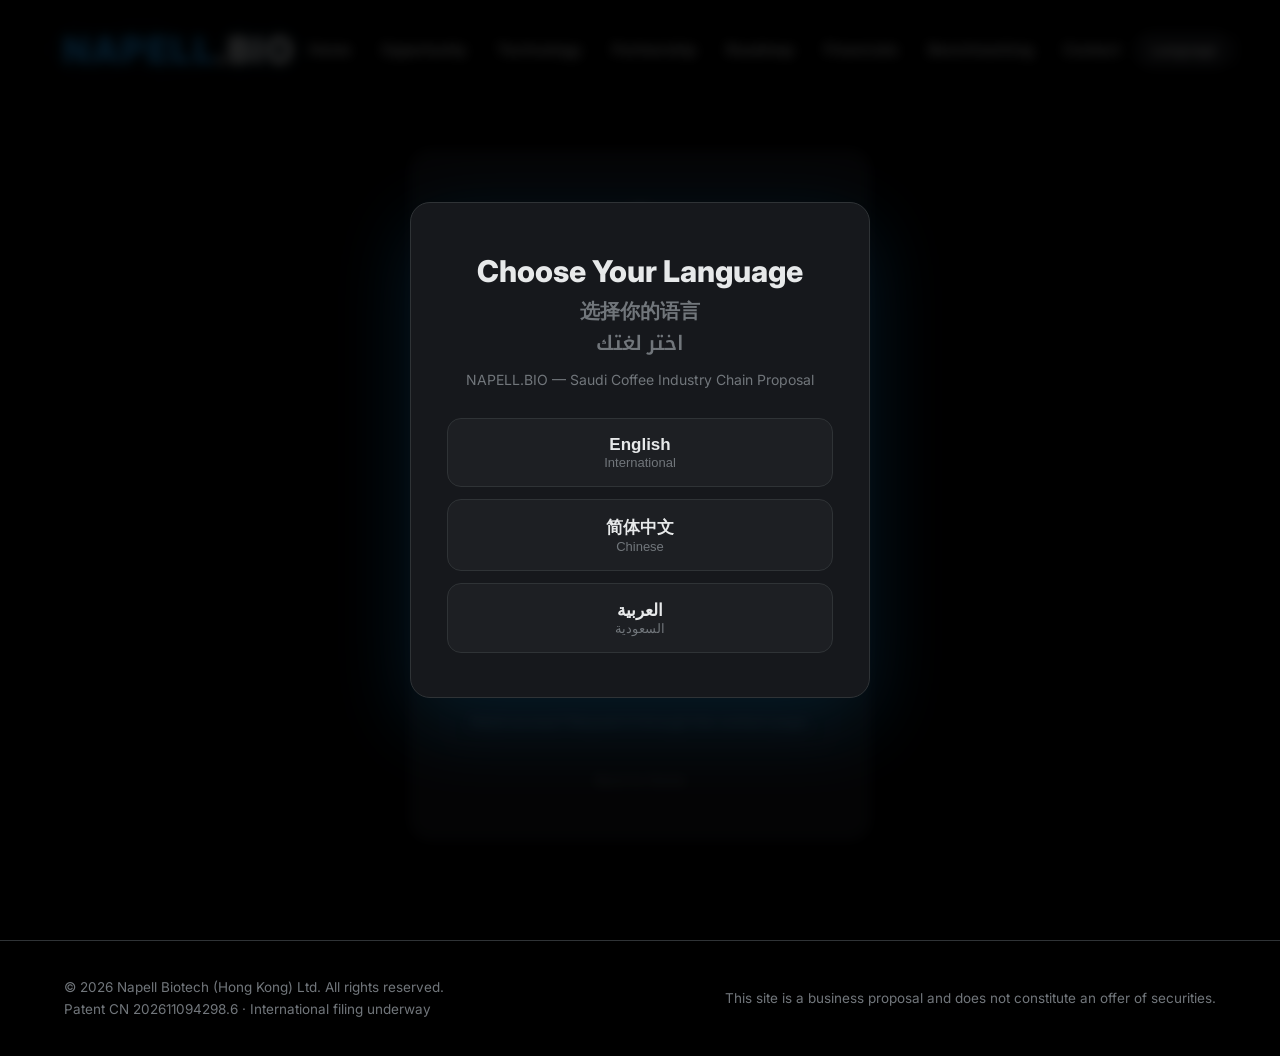
<file: costings.html>
<!DOCTYPE html>
<html lang="en" dir="ltr">
<head>
<meta charset="UTF-8">
<meta name="viewport" content="width=device-width, initial-scale=1.0">
<title>NAPELL.BIO — Costings & System Overview</title>
<meta name="description" content="Line-item cost analysis and system overview of the aeroponic coffee nursery: equipment, materials, consumables, utilities and per-seedling unit economics (China base).">
<link rel="preconnect" href="https://fonts.googleapis.com">
<link href="https://fonts.googleapis.com/css2?family=Inter:wght@400;600;700;800&family=Noto+Kufi+Arabic:wght@400;700&display=swap" rel="stylesheet">
<link rel="stylesheet" href="css/style.css">
</head>
<body>

<div class="page">
  <div class="container">

    <section class="hero">
      <span class="badge" data-i18n="cg.hero.badge"></span>
      <h1 data-i18n="cg.hero.title"></h1>
      <p class="sub" data-i18n="cg.hero.sub"></p>
      <p class="note" style="margin-top:10px;text-align:center" data-i18n="cg.fx"></p>

      <!-- view switch: navigate between financials views -->
      <div class="view-switch">
        <a href="financials.html" data-i18n="nav.dd.unit"></a>
        <a href="costings.html" class="on" data-i18n="nav.dd.costings"></a>
        <a href="costings-riyadh.html" data-i18n="nav.dd.costingsRy"></a>
        <a href="financials.html#proj" data-i18n="nav.dd.proj"></a>
      </div>
    </section>

    <!-- COST SUMMARY -->
    <section class="section">
      <div class="section-head">
        <span class="kicker" data-i18n="cg.sum.kicker"></span>
        <h2 data-i18n="cg.sum.title"></h2>
      </div>
      <div class="grid grid-3">
        <div class="metric"><div class="value">US$414K<span class="ref">¥2.82M</span></div><div class="label" data-i18n="cg.c1.l"></div></div>
        <div class="metric"><div class="value">US$98K<span class="ref">¥665K</span></div><div class="label" data-i18n="cg.c2.l"></div></div>
        <div class="metric"><div class="value">US$108K<span class="ref">¥737K</span></div><div class="label" data-i18n="cg.c3.l"></div></div>
        <div class="metric"><div class="value">US$208K<span class="ref">¥1.42M</span></div><div class="label" data-i18n="cg.c4.l"></div></div>
        <div class="metric"><div class="value">US$0.97<span class="ref">¥6.61</span></div><div class="label" data-i18n="cg.c5.l"></div></div>
        <div class="metric"><div class="value green">US$2.70<span class="ref">¥18.39</span></div><div class="label" data-i18n="cg.c6.l"></div></div>
      </div>
    </section>

    <!-- ============ OVERVIEW (from napell.space overview) ============ -->
    <section class="section" id="overview">
      <div class="section-head">
        <span class="kicker" data-i18n="cg.ov.k"></span>
        <h2 data-i18n="cg.ov.title"></h2>
        <p data-i18n="cg.ov.intro"></p>
      </div>

      <h3 style="font-size:22px;font-weight:800;margin:34px 0 6px" data-i18n="cg.ov.arch.title"></h3>
      <p style="color:var(--muted);max-width:860px" data-i18n="cg.ov.arch.p"></p>

      <div class="table-wrap" style="margin-top:20px">
        <table>
          <tbody>
            <tr><td data-i18n="cg.sp.length"></td><td class="num">22.8 m</td></tr>
            <tr><td data-i18n="cg.sp.width"></td><td class="num">1.8 m</td></tr>
            <tr><td data-i18n="cg.sp.layer"></td><td class="num">1.4 m</td></tr>
            <tr><td data-i18n="cg.sp.early"></td><td class="num">6×6 cm</td></tr>
            <tr><td data-i18n="cg.sp.late"></td><td class="num">12×12 cm</td></tr>
            <tr><td data-i18n="cg.sp.eqty"></td><td class="num">11,400</td></tr>
            <tr><td data-i18n="cg.sp.lqty"></td><td class="num">2,850</td></tr>
            <tr><td data-i18n="cg.sp.earlyc"></td><td class="num">2 months</td></tr>
            <tr><td data-i18n="cg.sp.latec"></td><td class="num">4 months</td></tr>
            <tr><td data-i18n="cg.sp.batches"></td><td class="num">3</td></tr>
            <tr><td data-i18n="cg.sp.price"></td><td class="num">US$3.68 <span class="ref">¥25</span></td></tr>
            <tr><td data-i18n="cg.sp.size"></td><td class="num">50 cm</td></tr>
          </tbody>
        </table>
      </div>

      <div class="card" style="margin-top:26px">
        <h3 data-i18n="cg.ov.infra.title"></h3>
        <ul class="check">
          <li data-i18n="cg.in1"></li>
          <li data-i18n="cg.in2"></li>
          <li data-i18n="cg.in3"></li>
          <li data-i18n="cg.in4"></li>
          <li data-i18n="cg.in5"></li>
        </ul>
      </div>

      <h3 style="font-size:22px;font-weight:800;margin:38px 0 8px" data-i18n="cg.ov.model.title"></h3>
      <p style="color:var(--muted);max-width:900px" data-i18n="cg.ov.model.p"></p>
      <div class="mini-metrics">
        <div class="metric"><div class="value">US$0.97<span class="ref">¥6.61</span></div><div class="label" data-i18n="cg.m1.l"></div></div>
        <div class="metric"><div class="value green">73.5%</div><div class="label" data-i18n="cg.m2.l"></div></div>
        <div class="metric"><div class="value green">US$2.70<span class="ref">¥18.39</span></div><div class="label" data-i18n="cg.m3.l"></div></div>
      </div>

      <h3 style="font-size:22px;font-weight:800;margin:38px 0 18px" data-i18n="cg.ov.scale.title"></h3>
      <div class="grid" style="grid-template-columns:1fr 1fr;gap:14px;margin-bottom:20px">
        <div class="card accent"><h4 style="font-weight:800" data-i18n="cg.sc.a"></h4><p style="margin-top:6px" data-i18n="cg.sc.a.d"></p></div>
        <div class="card accent"><h4 style="font-weight:800" data-i18n="cg.sc.b"></h4><p style="margin-top:6px" data-i18n="cg.sc.b.d"></p></div>
      </div>
      <div class="table-wrap">
        <table>
          <thead>
            <tr><th data-i18n="cg.sc.h1"></th><th data-i18n="cg.sc.h2"></th><th data-i18n="cg.sc.h3"></th></tr>
          </thead>
          <tbody>
            <tr><td data-i18n="cg.sc.r1"></td><td class="num">8.8 acres</td><td class="num">10.8 acres</td></tr>
            <tr><td data-i18n="cg.sc.r2"></td><td class="num">350,000</td><td class="num">620,000</td></tr>
            <tr><td data-i18n="cg.sc.r3"></td><td class="num">342,000</td><td class="num">615,000</td></tr>
            <tr><td data-i18n="cg.sc.r4"></td><td class="num" data-cny="665339.04"></td><td class="num" data-cny="665339.04"></td></tr>
            <tr><td data-i18n="cg.sc.r5"></td><td class="num" data-cny="578929.50"></td><td class="num" data-cny="737073.10"></td></tr>
            <tr><td data-i18n="cg.sc.r6"></td><td class="num" data-cny="942800"></td><td class="num" data-cny="1415400"></td></tr>
            <tr class="subtotal"><td data-i18n="cg.sc.r7"></td><td class="num" data-cny="2187068.54"></td><td class="num" data-cny="2817812.14"></td></tr>
            <tr><td data-i18n="cg.sc.r8"></td><td class="num" data-cny="8550000"></td><td class="num" data-cny="15375000"></td></tr>
          </tbody>
        </table>
      </div>
    </section>

    <!-- ============ COSTS (from napell.space costs) ============ -->
    <section class="section" id="costs">
      <div class="section-head">
        <span class="kicker" data-i18n="cg.cost.k"></span>
        <h2 data-i18n="cg.cost.title"></h2>
        <p data-i18n="cg.cost.sub"></p>
      </div>

      <!-- Equipment -->
      <h3 style="font-size:22px;font-weight:800;margin:10px 0 16px" data-i18n="cg.eq.title"></h3>
      <div class="table-wrap">
        <table>
          <thead>
            <tr><th data-i18n="cg.th.item"></th><th data-i18n="cg.th.unit"></th><th data-i18n="cg.th.price"></th><th data-i18n="cg.th.a"></th><th data-i18n="cg.th.b"></th><th data-i18n="cg.th.note"></th></tr>
          </thead>
          <tbody>
            <tr><td data-i18n="eq1"></td><td class="num">/unit</td><td class="num" data-cny="5200"></td><td class="num" data-cny="234000"></td><td class="num" data-cny="421200"></td><td class="note" data-i18n="eqn1"></td></tr>
            <tr><td data-i18n="eq2"></td><td class="num">—</td><td class="num" data-cny="220000"></td><td class="num" data-cny="220000"></td><td class="num" data-cny="220000"></td><td class="note" data-i18n="eqn2"></td></tr>
            <tr><td data-i18n="eq3"></td><td class="num">—</td><td class="num" data-cny="40000"></td><td class="num" data-cny="40000"></td><td class="num" data-cny="40000"></td><td class="note" data-i18n="eqn3"></td></tr>
            <tr><td data-i18n="eq4"></td><td class="num">—</td><td class="num" data-cny="60000"></td><td class="num" data-cny="60000"></td><td class="num" data-cny="60000"></td><td class="note" data-i18n="eqn4"></td></tr>
            <tr><td data-i18n="eq5"></td><td class="num">—</td><td class="num" data-cny="30000"></td><td class="num" data-cny="30000"></td><td class="num" data-cny="30000"></td><td class="note" data-i18n="eqn5"></td></tr>
            <tr><td data-i18n="eq6"></td><td class="num">—</td><td class="num" data-cny="100000"></td><td class="num" data-cny="100000"></td><td class="num" data-cny="100000"></td><td class="note" data-i18n="eqn6"></td></tr>
            <tr><td data-i18n="eq7"></td><td class="num">—</td><td class="num" data-cny="20000"></td><td class="num" data-cny="20000"></td><td class="num" data-cny="20000"></td><td class="note" data-i18n="eqn7"></td></tr>
          </tbody>
        </table>
      </div>

      <!-- Materials -->
      <h3 style="font-size:22px;font-weight:800;margin:38px 0 16px" data-i18n="cg.ma.title"></h3>
      <div class="table-wrap">
        <table>
          <thead>
            <tr><th data-i18n="cg.th.item"></th><th data-i18n="cg.th.a"></th><th data-i18n="cg.th.b"></th></tr>
          </thead>
          <tbody>
            <tr><td data-i18n="ma1"></td><td class="num" data-cny="95418"></td><td class="num" data-cny="171752.40"></td></tr>
            <tr><td data-i18n="ma2"></td><td class="num" data-cny="31824"></td><td class="num" data-cny="57283.20"></td></tr>
            <tr><td data-i18n="ma3"></td><td class="num" data-cny="1687.50"></td><td class="num" data-cny="3037.50"></td></tr>
            <tr><td data-i18n="ma4"></td><td class="num" data-cny="220000"></td><td class="num" data-cny="220000"></td></tr>
            <tr><td data-i18n="ma5"></td><td class="num" data-cny="100000"></td><td class="num" data-cny="100000"></td></tr>
            <tr><td data-i18n="ma6"></td><td class="num" data-cny="100000"></td><td class="num" data-cny="140000"></td></tr>
            <tr><td data-i18n="ma7"></td><td class="num" data-cny="30000"></td><td class="num" data-cny="45000"></td></tr>
            <tr class="subtotal"><td data-i18n="cg.sub"></td><td class="num" data-cny="578929.50"></td><td class="num" data-cny="737073.10"></td></tr>
          </tbody>
        </table>
      </div>

      <!-- Consumables: two cards -->
      <h3 style="font-size:22px;font-weight:800;margin:38px 0 16px" data-i18n="cg.co.title"></h3>
      <div class="card-grid">
        <div class="card">
          <h3 data-i18n="cg.co.p1"></h3>
          <div class="table-wrap" style="margin-top:14px">
            <table>
              <thead>
                <tr><th data-i18n="cg.th.item"></th><th data-i18n="cg.th.qty"></th><th data-i18n="cg.th.price"></th><th data-i18n="cg.th.total"></th></tr>
              </thead>
              <tbody>
                <tr><td data-i18n="co1"></td><td class="num">480,000</td><td class="num" data-cny="0.30"></td><td class="num" data-cny="144000"></td></tr>
                <tr><td data-i18n="co2"></td><td class="num">620,000</td><td class="num" data-cny="0.07"></td><td class="num" data-cny="43400"></td></tr>
                <tr><td data-i18n="co3"></td><td class="num">620,000</td><td class="num" data-cny="0.20"></td><td class="num" data-cny="124000"></td></tr>
                <tr><td data-i18n="co4"></td><td class="num">—</td><td class="num" data-cny="100000"></td><td class="num" data-cny="10000"></td></tr>
                <tr class="subtotal"><td data-i18n="cg.sub"></td><td colspan="2"></td><td class="num" data-cny="321400"></td></tr>
              </tbody>
            </table>
          </div>
          <p style="margin-top:10px;font-size:13px;color:var(--muted)" data-i18n="co4.n"></p>
        </div>
        <div class="card">
          <h3 data-i18n="cg.co.p2"></h3>
          <div class="table-wrap" style="margin-top:14px">
            <table>
              <thead>
                <tr><th data-i18n="cg.th.item"></th><th data-i18n="cg.th.qty"></th><th data-i18n="cg.th.price"></th><th data-i18n="cg.th.total"></th></tr>
              </thead>
              <tbody>
                <tr><td data-i18n="ge1"></td><td class="num">1</td><td class="num" data-cny="20000"></td><td class="num" data-cny="20000"></td></tr>
                <tr><td data-i18n="ge2"></td><td class="num">4</td><td class="num" data-cny="5000"></td><td class="num" data-cny="20000"></td></tr>
                <tr><td data-i18n="ge3"></td><td class="num">620,000</td><td class="num" data-cny="1.70"></td><td class="num" data-cny="1054000"></td></tr>
                <tr class="subtotal"><td data-i18n="cg.sub"></td><td colspan="2"></td><td class="num" data-cny="1094000"></td></tr>
                <tr class="grand"><td colspan="3" data-i18n="cg.co.grand"></td><td class="num" data-cny="1415400"></td></tr>
              </tbody>
            </table>
          </div>
          <p style="margin-top:10px;font-size:13px;color:var(--muted)" data-i18n="ge3.n"></p>
        </div>
      </div>

      <!-- Utilities -->
      <h3 style="font-size:22px;font-weight:800;margin:38px 0 16px" data-i18n="cg.ut.title"></h3>
      <div class="card-grid">
        <div class="card">
          <h3 data-i18n="cg.ut.elec"></h3>
          <div class="table-wrap" style="margin-top:14px">
            <table>
              <tbody>
                <tr><td data-i18n="el1"></td><td class="num">110 kW</td></tr>
                <tr><td data-i18n="el2"></td><td class="num">5 kW</td></tr>
                <tr><td data-i18n="el3"></td><td class="num">5 kW</td></tr>
                <tr><td data-i18n="el4"></td><td class="num">1.5 kW</td></tr>
                <tr><td data-i18n="el5"></td><td class="num">7.5 kW</td></tr>
                <tr><td data-i18n="el6"></td><td class="num">3 kW</td></tr>
                <tr class="subtotal"><td data-i18n="cg.ut.elec.sub"></td><td class="num" data-cny="660299.04"></td></tr>
              </tbody>
            </table>
          </div>
        </div>
        <div class="card">
          <h3 data-i18n="cg.ut.water"></h3>
          <div class="table-wrap" style="margin-top:14px">
            <table>
              <tbody>
                <tr><td data-i18n="cg.wa.rate"></td><td class="num" data-cny="7" data-sfx=" / m³"></td></tr>
                <tr><td data-i18n="cg.wa.budget"></td><td class="num" data-cny="5040"></td></tr>
              </tbody>
            </table>
          </div>
        </div>
      </div>

      <!-- Per-seedling breakdown -->
      <h3 style="font-size:22px;font-weight:800;margin:38px 0 16px" data-i18n="cg.ps.title"></h3>
      <div class="table-wrap">
        <table>
          <thead>
            <tr><th data-i18n="cg.th.item"></th><th data-i18n="cg.th.cost"></th><th data-i18n="cg.th.share"></th></tr>
          </thead>
          <tbody>
            <tr><td data-i18n="ps1"></td><td class="num" data-cny="2.00"></td><td class="num">30.2%</td></tr>
            <tr><td data-i18n="ps2"></td><td class="num" data-cny="0.50"></td><td class="num">7.6%</td></tr>
            <tr><td data-i18n="ps3"></td><td class="num" data-cny="1.00"></td><td class="num">15.1%</td></tr>
            <tr><td data-i18n="ps4"></td><td class="num" data-cny="1.70"></td><td class="num">25.7%</td></tr>
            <tr><td data-i18n="ps5"></td><td class="num" data-cny="1.064"></td><td class="num">16.1%</td></tr>
            <tr><td data-i18n="ps6"></td><td class="num" data-cny="0.35"></td><td class="num">5.3%</td></tr>
            <tr class="grand"><td data-i18n="cg.ps.total"></td><td class="num" data-cny="6.614"></td><td class="num">100%</td></tr>
          </tbody>
        </table>
      </div>

      <p class="cg-note" data-i18n="cg.src.note"></p>

    </section>

  </div>
</div>

<script src="js/translations.js"></script>
<script src="js/app.js"></script>
<script>
/* dual-currency money cells: US$ primary + ¥ reference (napell published FX 6.8) */
(function () {
  var FX = 6.8;
  function fmt(n, d) {
    return Number(n).toLocaleString("en-US", { maximumFractionDigits: d == null ? 2 : d });
  }
  function money(cny) {
    return "US$" + fmt(cny / FX) + ' <span class="ref">¥' + fmt(cny) + "</span>";
  }
  document.addEventListener("DOMContentLoaded", function () {
    var cells = document.querySelectorAll("[data-cny]");
    for (var i = 0; i < cells.length; i++) {
      var sfx = cells[i].getAttribute("data-sfx") || "";
      cells[i].innerHTML = money(parseFloat(cells[i].getAttribute("data-cny"))) + sfx;
    }
  });
})();
</script>
</body>
</html>
</file>
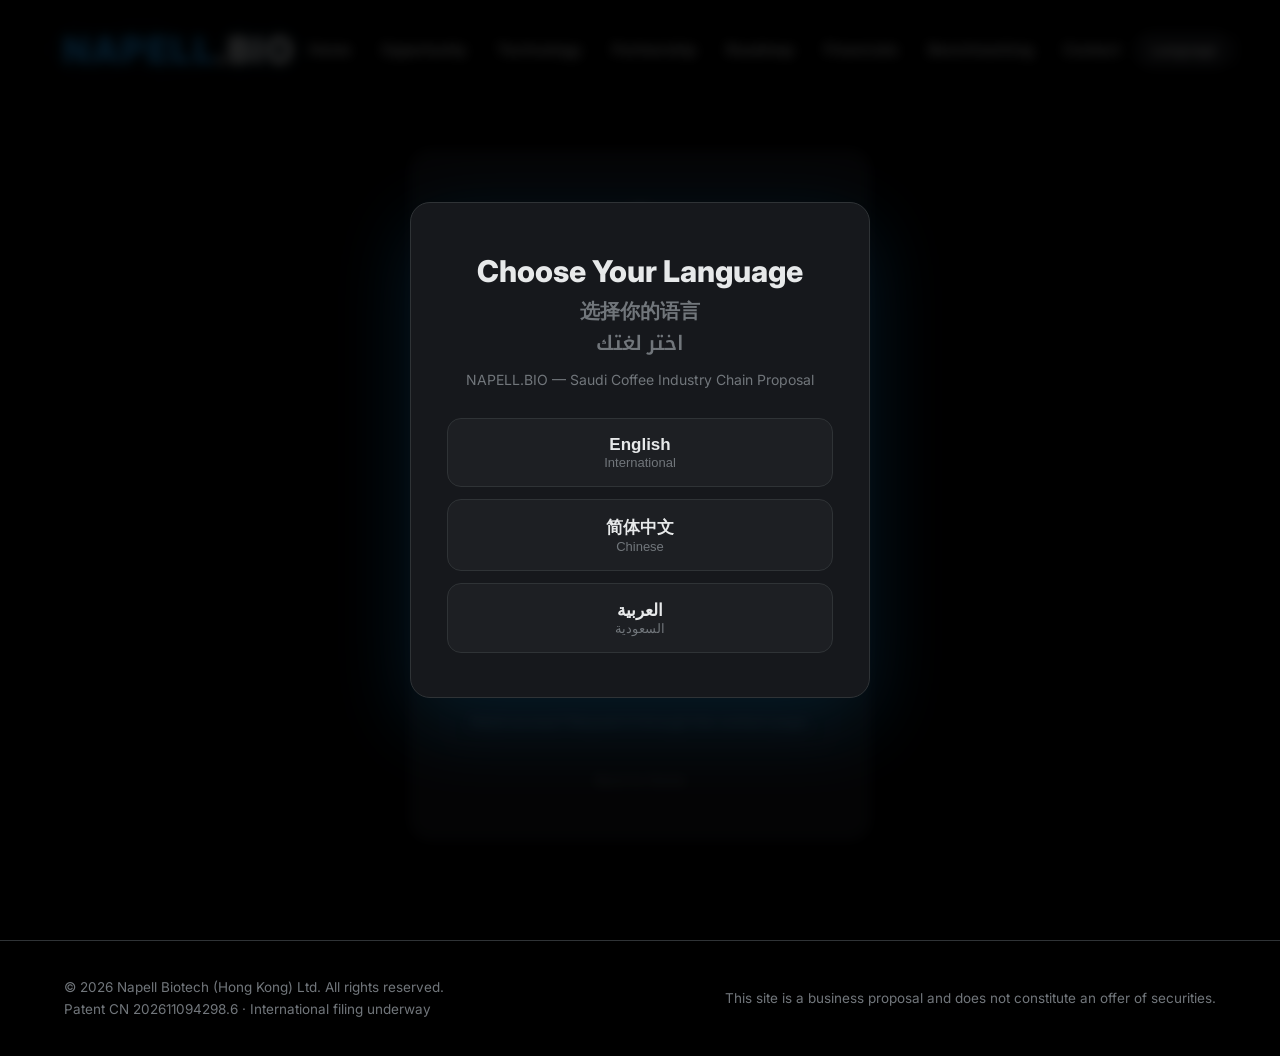
<file: financials.html>
<!DOCTYPE html>
<html lang="en" dir="ltr">
<head>
<meta charset="UTF-8">
<meta name="viewport" content="width=device-width, initial-scale=1.0">
<title>NAPELL.BIO — Financial Model</title>
<meta name="description" content="Unit economics proven in China, projected onto Saudi demand: 73.5% gross margin and sovereign-scale returns.">
<link rel="preconnect" href="https://fonts.googleapis.com">
<link href="https://fonts.googleapis.com/css2?family=Inter:wght@400;600;700;800&family=Noto+Kufi+Arabic:wght@400;700&display=swap" rel="stylesheet">
<link rel="stylesheet" href="css/style.css">
</head>
<body>

<div class="page">
  <div class="container">

    <section class="hero">
      <h1 data-i18n="fin.hero.title"></h1>
      <p class="sub" data-i18n="fin.hero.sub"></p>
      <p class="note" style="margin-top:10px;text-align:center" data-i18n="fin.fx"></p>

      <!-- view switch: unit economics / costings / projections -->
      <div class="view-switch">
        <a href="financials.html" class="on" data-i18n="nav.dd.unit"></a>
        <a href="costings.html" data-i18n="nav.dd.costings"></a>
        <a href="costings-riyadh.html" data-i18n="nav.dd.costingsRy"></a>
        <a href="financials.html#proj" data-i18n="nav.dd.proj"></a>
      </div>
    </section>

    <!-- UNIT ECONOMICS -->
    <section class="section">
      <div class="section-head">
        <span class="kicker" data-i18n="fin.unit.kicker"></span>
        <h2 data-i18n="fin.unit.title"></h2>
      </div>
      <div class="grid grid-3">
        <div class="metric" data-i18n-title="u1.t"><div class="value">$0.42M<span class="ref">(¥2.82M)</span></div><div class="label" data-i18n="u1.l"></div></div>
        <div class="metric" data-i18n-title="u2.t"><div class="value">$0.97<span class="ref">(¥6.61)</span></div><div class="label" data-i18n="u2.l"></div></div>
        <div class="metric" data-i18n-title="u3.t"><div class="value">$3.69<span class="ref">(¥25)</span></div><div class="label" data-i18n="u3.l"></div></div>
        <div class="metric" data-i18n-title="u4.t"><div class="value green">73.5%</div><div class="label" data-i18n="u4.l"></div><div class="stat-row"><div class="stat-bar"><span class="green" style="width:73.5%"></span></div></div></div>
        <div class="metric" data-i18n-title="u5.t"><div class="value">$2.27M<span class="ref">(¥15.4M)</span></div><div class="label" data-i18n="u5.l"></div></div>
        <div class="metric" data-i18n-title="u6.t"><div class="value amber">&lt; 12<span style="font-size:.45em">mo</span></div><div class="label" data-i18n="u6.l"></div></div>
      </div>
    </section>

    <!-- PROJECTIONS -->
    <section class="section" id="proj">
      <div class="section-head">
        <span class="kicker" data-i18n="fin.proj.kicker"></span>
        <h2 data-i18n="fin.proj.title"></h2>
        <p data-i18n="fin.proj.p"></p>
      </div>
      <div class="grid grid-4">
        <div class="metric" data-i18n-title="p1.t"><div class="value">$86-139M</div><div class="label" data-i18n="p1.l"></div><div class="note" data-i18n="fin.y5"></div></div>
        <div class="metric" data-i18n-title="p2.t"><div class="value">5-8%</div><div class="label" data-i18n="p2.l"></div><div class="note" data-i18n="fin.y7"></div></div>
        <div class="metric" data-i18n-title="p3.t"><div class="value">15%</div><div class="label" data-i18n="p3.l"></div><div class="note" data-i18n="fin.y10"></div></div>
        <div class="metric" data-i18n-title="p4.t"><div class="value green">73.5%+</div><div class="label" data-i18n="p4.l"></div><div class="note" data-i18n="fin.p4n"></div></div>
      </div>
    </section>

    <!-- RISK -->
    <section class="section">
      <div class="section-head">
        <span class="kicker" data-i18n="fin.risk.kicker"></span>
        <h2 data-i18n="fin.risk.title"></h2>
      </div>
      <div class="grid grid-3">
        <div class="card"><ul class="check"><li data-i18n="fr1"></li></ul></div>
        <div class="card"><ul class="check"><li data-i18n="fr2"></li></ul></div>
        <div class="card"><ul class="check"><li data-i18n="fr3"></li></ul></div>
      </div>
      <div class="note-box" data-i18n="ft.priv"></div>
    </section>

  </div>
</div>

<script src="js/translations.js"></script>
<script src="js/app.js"></script>
</body>
</html>
</file>
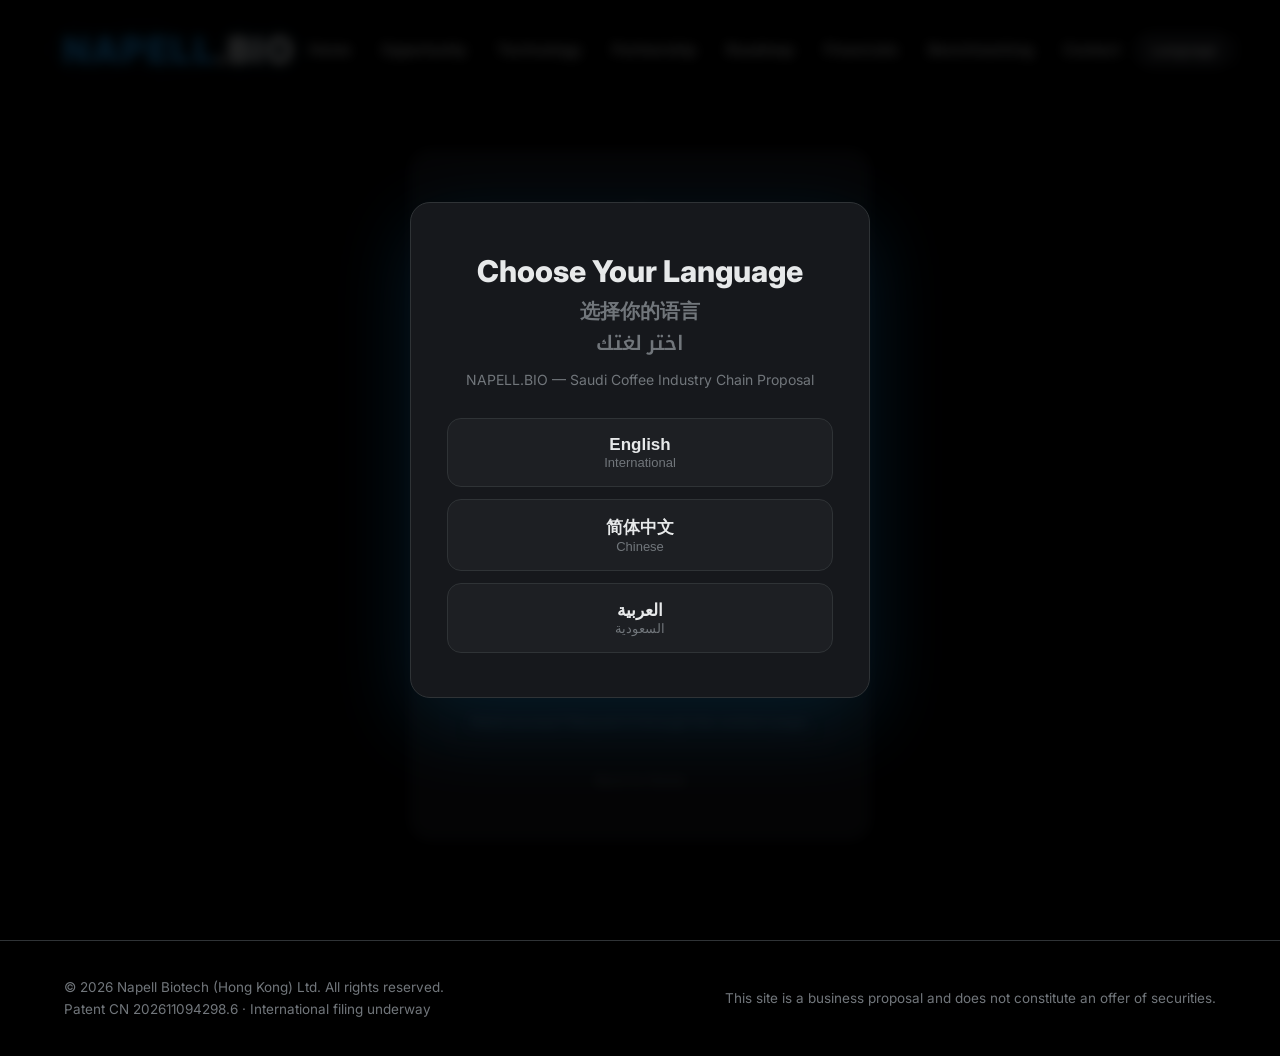
<file: login.html>
<!DOCTYPE html>
<html lang="en" dir="ltr">
<head>
<meta charset="UTF-8">
<meta name="viewport" content="width=device-width, initial-scale=1.0">
<title>NAPELL.BIO — Partner Access</title>
<meta name="robots" content="noindex">
<link rel="preconnect" href="https://fonts.googleapis.com">
<link href="https://fonts.googleapis.com/css2?family=Inter:wght@400;600;700;800&family=Noto+Kufi+Arabic:wght@400;700&display=swap" rel="stylesheet">
<link rel="stylesheet" href="css/style.css">
</head>
<body>

<div class="page">
  <div class="container">
    <div class="auth-wrap">
      <div class="auth-card">
        <span class="lock-icon">🔒</span>
        <h1 data-i18n="login.title"></h1>
        <p data-i18n="login.sub"></p>
        <form id="loginForm" novalidate>
          <div class="field">
            <label for="f-user" data-i18n="login.username"></label>
            <input type="text" id="f-user" autocomplete="username" autocapitalize="none" spellcheck="false" data-i18n-ph="login.uph">
            <span class="err" id="user-err"></span>
          </div>
          <div class="field">
            <label for="f-pass" data-i18n="login.password"></label>
            <input type="password" id="f-pass" autocomplete="current-password" data-i18n-ph="login.ph">
            <span class="err" id="pass-err"></span>
          </div>
          <button type="submit" class="btn btn-primary" style="width:100%;margin-top:10px" data-i18n="login.btn"></button>
        </form>
        <div class="note-box" style="margin-top:22px" data-i18n="login.hint"></div>
        <a class="auth-back" href="index.html" data-i18n="login.back"></a>
      </div>
    </div>
  </div>
</div>

<script src="js/translations.js"></script>
<script src="js/app.js"></script>
<script>
(function () {
  "use strict";
  document.addEventListener("DOMContentLoaded", function () {
    var form = document.getElementById("loginForm");
    if (!form) return;
    form.addEventListener("submit", function (e) {
      e.preventDefault();
      var uInput = document.getElementById("f-user");
      var pInput = document.getElementById("f-pass");
      var uErr = document.getElementById("user-err");
      var pErr = document.getElementById("pass-err");
      var uField = uInput.closest(".field");
      var pField = pInput.closest(".field");
      var users = window.NAPELL_USERS || [];
      var uname = uInput.value.trim().toLowerCase();
      var ok = (users.indexOf(uname) > -1) && (pInput.value === window.NAPELL_PASS);
      uField.classList.remove("invalid");
      pField.classList.remove("invalid");
      if (ok) {
        sessionStorage.setItem("napell_auth", "1");
        var next = new URLSearchParams(location.search).get("next") || "index.html";
        location.href = next;
      } else {
        var msg = window.__t ? window.__t("login.err") : "Incorrect username or password.";
        if (users.indexOf(uname) === -1) {
          uField.classList.add("invalid");
          uErr.textContent = msg;
        } else {
          pField.classList.add("invalid");
          pErr.textContent = msg;
        }
        uInput.focus();
        uInput.select();
      }
    });
  });
})();
</script>
</body>
</html>
</file>
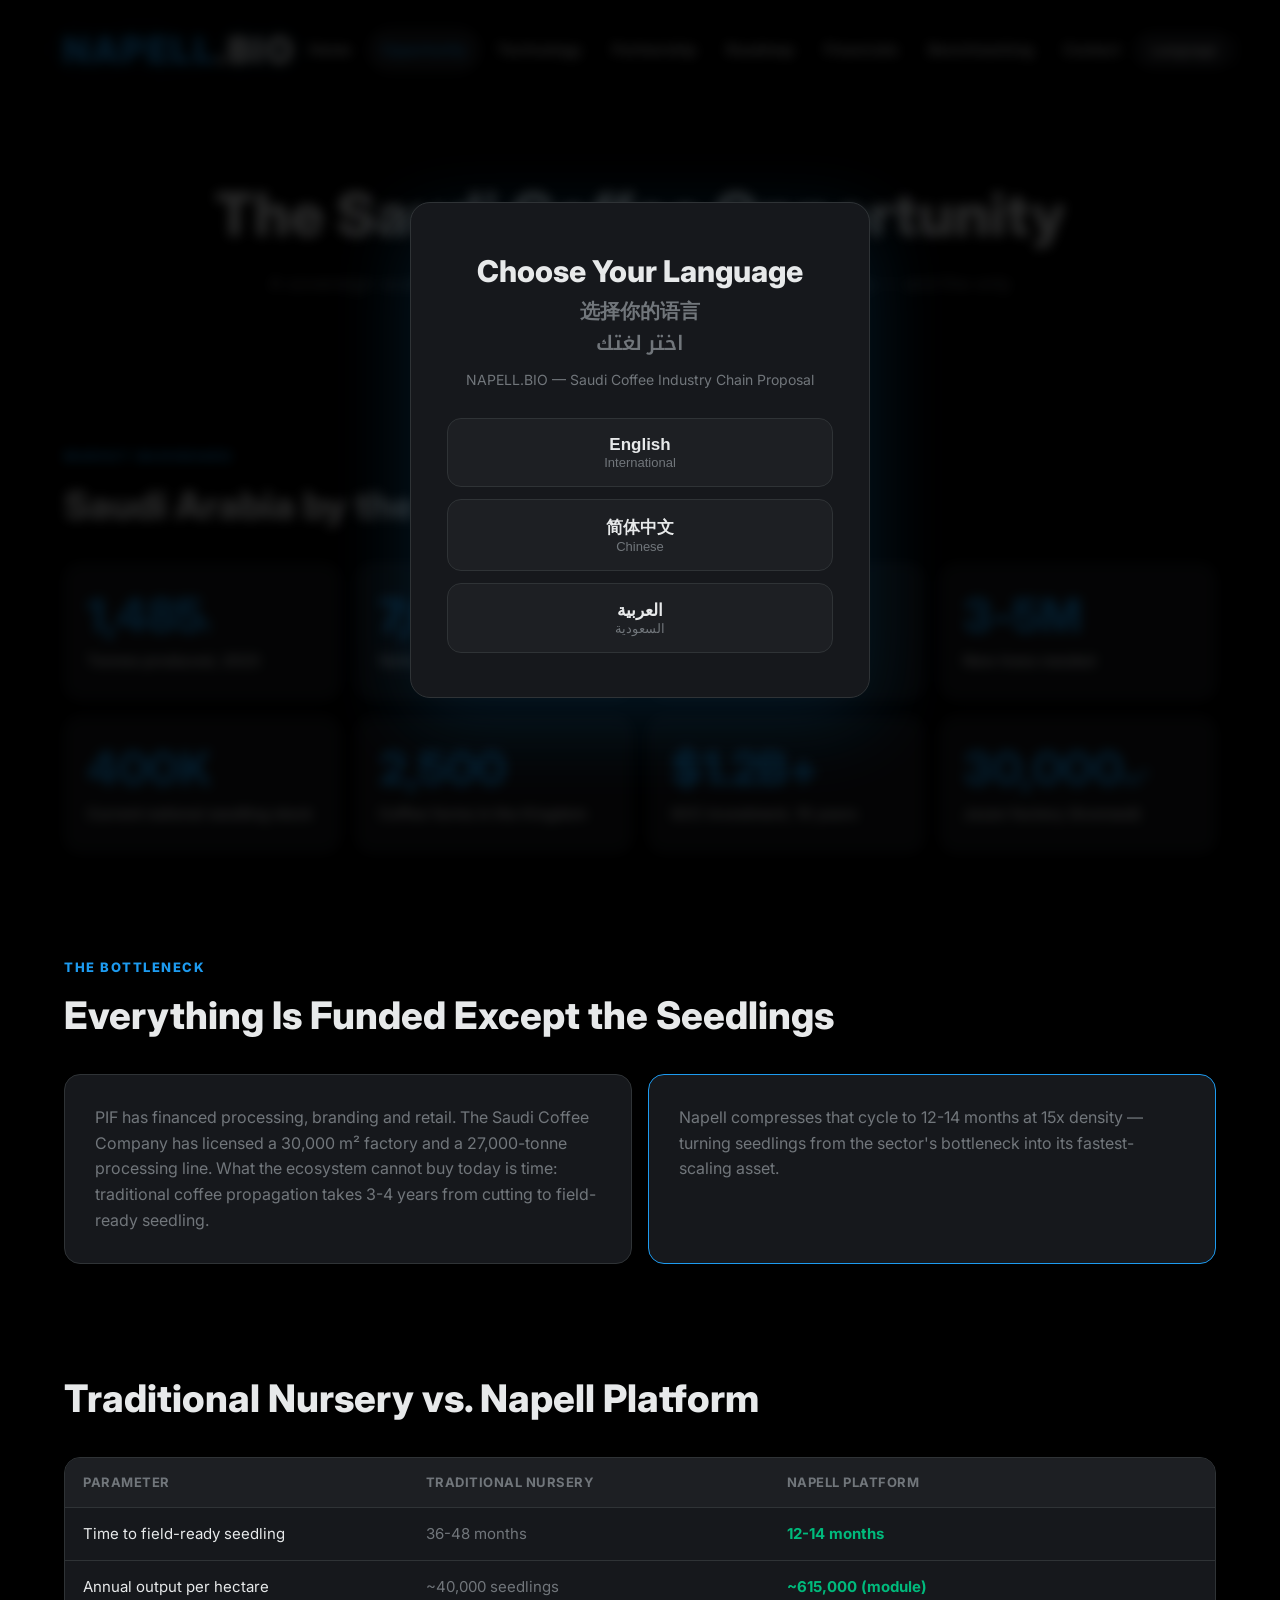
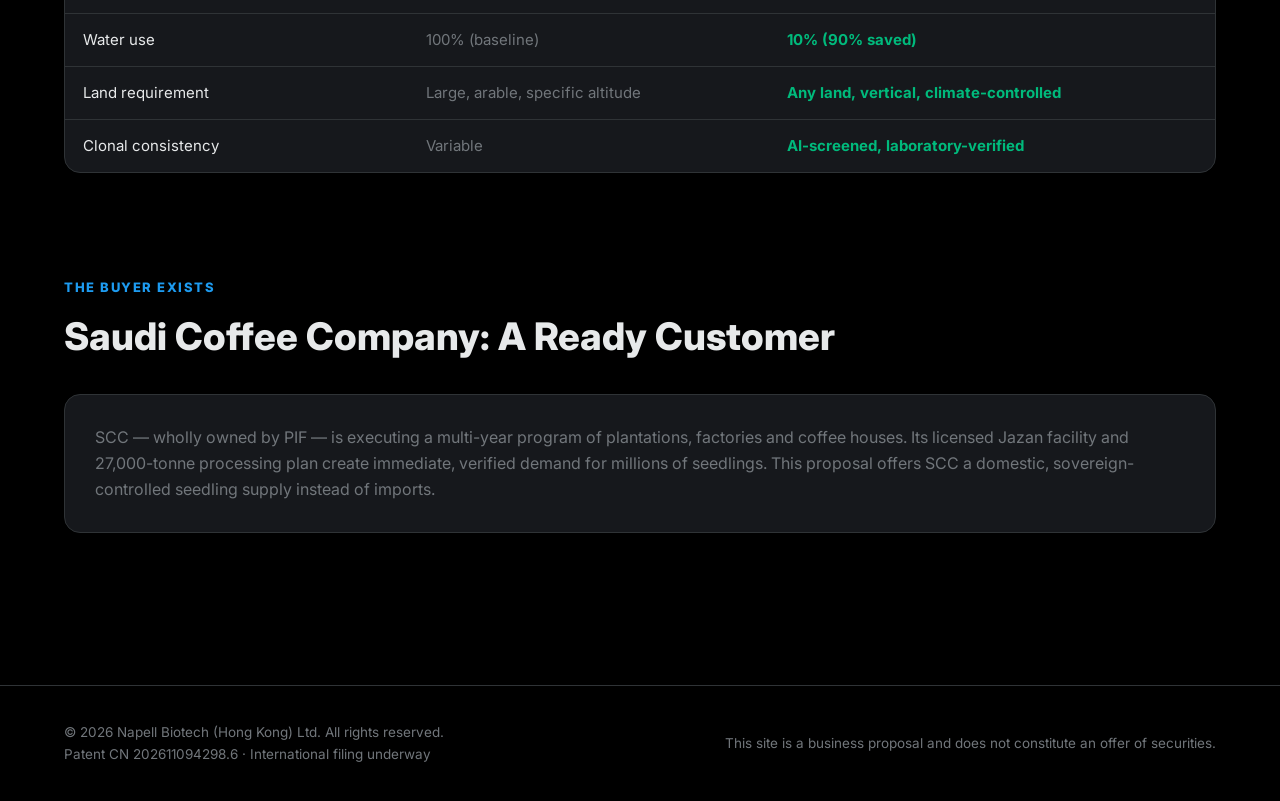
<file: opportunity.html>
<!DOCTYPE html>
<html lang="en" dir="ltr">
<head>
<meta charset="UTF-8">
<meta name="viewport" content="width=device-width, initial-scale=1.0">
<title>NAPELL.BIO — The Saudi Coffee Opportunity</title>
<meta name="description" content="Saudi Arabia's coffee market gap: 1,485 tonnes produced vs a 7,000-tonne national target — and the seedling bottleneck.">
<link rel="preconnect" href="https://fonts.googleapis.com">
<link href="https://fonts.googleapis.com/css2?family=Inter:wght@400;600;700;800&family=Noto+Kufi+Arabic:wght@400;700&display=swap" rel="stylesheet">
<link rel="stylesheet" href="css/style.css">
</head>
<body>

<div class="page">
  <div class="container">

    <section class="hero">
      <h1 data-i18n="opp.hero.title"></h1>
      <p class="sub" data-i18n="opp.hero.sub"></p>
    </section>

    <!-- MARKET DASHBOARD -->
    <section class="section">
      <div class="section-head">
        <span class="kicker" data-i18n="opp.stats.kicker"></span>
        <h2 data-i18n="opp.stats.title"></h2>
      </div>
      <div class="grid grid-4">
        <div class="metric" data-i18n-title="s1.t"><div class="value">1,485<span style="font-size:.4em">t</span></div><div class="label" data-i18n="s1.l"></div></div>
        <div class="metric" data-i18n-title="s2.t"><div class="value">7,000<span style="font-size:.4em">t</span></div><div class="label" data-i18n="s2.l"></div></div>
        <div class="metric" data-i18n-title="s3.t"><div class="value amber">96%</div><div class="label" data-i18n="s3.l"></div></div>
        <div class="metric" data-i18n-title="s4.t"><div class="value">3-5M</div><div class="label" data-i18n="s4.l"></div></div>
        <div class="metric" data-i18n-title="s5.t"><div class="value">400K</div><div class="label" data-i18n="s5.l"></div></div>
        <div class="metric" data-i18n-title="s6.t"><div class="value">2,500</div><div class="label" data-i18n="s6.l"></div></div>
        <div class="metric" data-i18n-title="s7.t"><div class="value">$1.2B+</div><div class="label" data-i18n="s7.l"></div></div>
        <div class="metric" data-i18n-title="s8.t"><div class="value">30,000<span style="font-size:.4em">m²</span></div><div class="label" data-i18n="s8.l"></div></div>
      </div>
    </section>

    <!-- GAP -->
    <section class="section" id="gap">
      <div class="section-head">
        <span class="kicker" data-i18n="opp.gap.kicker"></span>
        <h2 data-i18n="opp.gap.title"></h2>
      </div>
      <div class="two-col">
        <div class="card"><p data-i18n="opp.gap.p1"></p></div>
        <div class="card accent"><p data-i18n="opp.gap.p2"></p></div>
      </div>
    </section>

    <!-- COMPARISON TABLE -->
    <section class="section">
      <div class="section-head">
        <h2 data-i18n="cmp.title"></h2>
      </div>
      <div class="table-wrap">
        <table>
          <thead>
            <tr><th data-i18n="th.param"></th><th data-i18n="th.trad"></th><th data-i18n="th.napell"></th></tr>
          </thead>
          <tbody>
            <tr><td data-i18n="r1.p"></td><td class="lose" data-i18n="r1.a"></td><td class="win" data-i18n="r1.b"></td></tr>
            <tr><td data-i18n="r2.p"></td><td class="lose" data-i18n="r2.a"></td><td class="win" data-i18n="r2.b"></td></tr>
            <tr><td data-i18n="r3.p"></td><td class="lose" data-i18n="r3.a"></td><td class="win" data-i18n="r3.b"></td></tr>
            <tr><td data-i18n="r4.p"></td><td class="lose" data-i18n="r4.a"></td><td class="win" data-i18n="r4.b"></td></tr>
            <tr><td data-i18n="r5.p"></td><td class="lose" data-i18n="r5.a"></td><td class="win" data-i18n="r5.b"></td></tr>
          </tbody>
        </table>
      </div>
    </section>

    <!-- SCC -->
    <section class="section">
      <div class="section-head">
        <span class="kicker" data-i18n="opp.scc.kicker"></span>
        <h2 data-i18n="opp.scc.title"></h2>
      </div>
      <div class="card"><p data-i18n="opp.scc.p"></p></div>
    </section>

  </div>
</div>

<script src="js/translations.js"></script>
<script src="js/app.js"></script>
</body>
</html>
</file>
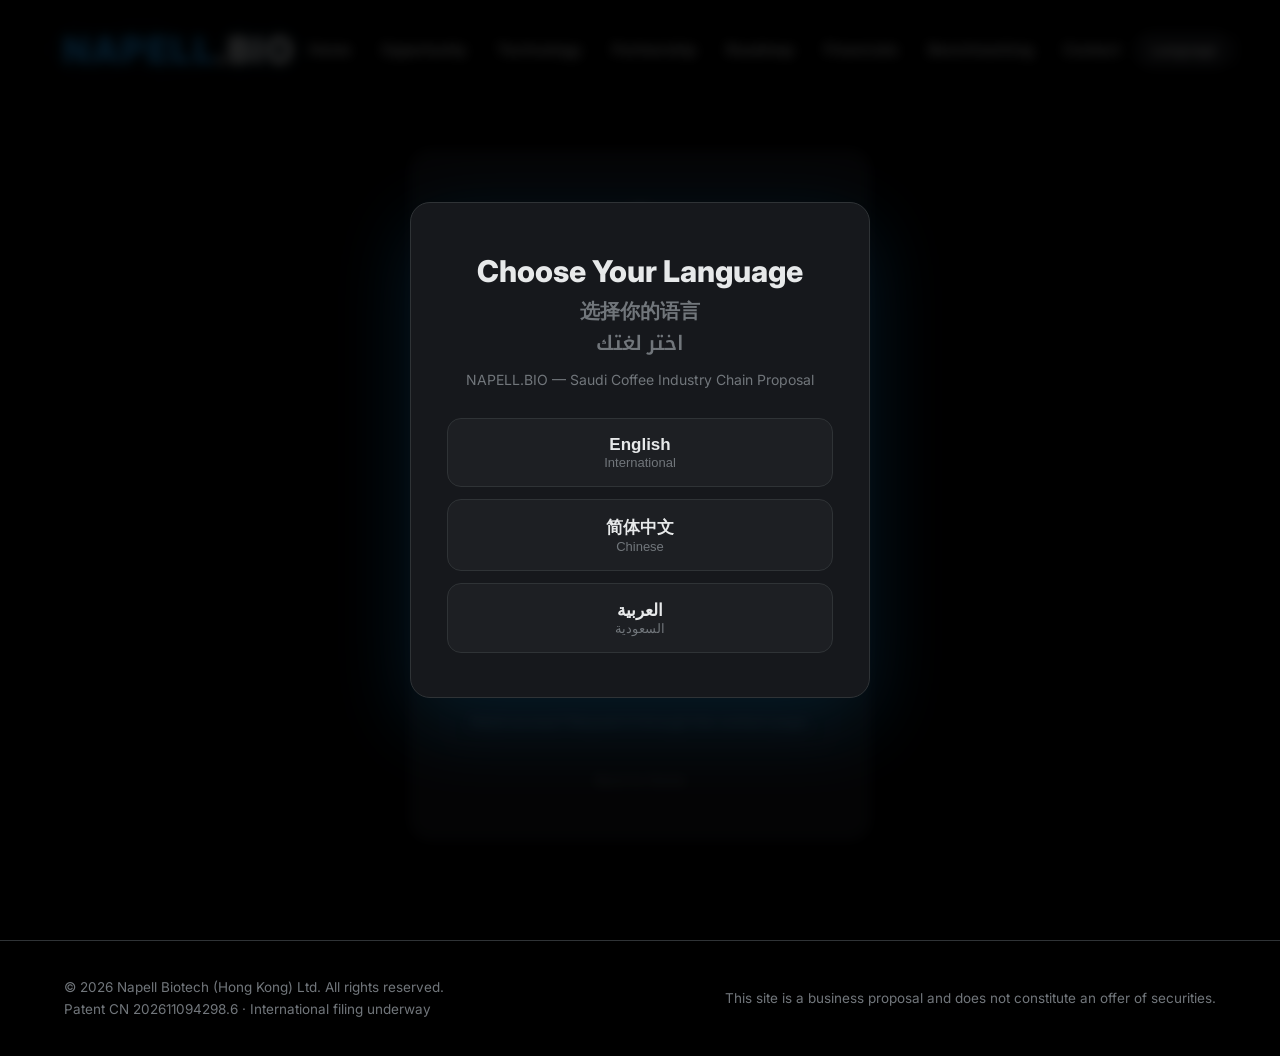
<file: partnership.html>
<!DOCTYPE html>
<html lang="en" dir="ltr">
<head>
<meta charset="UTF-8">
<meta name="viewport" content="width=device-width, initial-scale=1.0">
<title>NAPELL.BIO — Partnership Proposal</title>
<meta name="description" content="A staged joint venture with PIF / Saudi Coffee Company: $10-15M pilot to a $200-250M full coffee value chain.">
<link rel="preconnect" href="https://fonts.googleapis.com">
<link href="https://fonts.googleapis.com/css2?family=Inter:wght@400;600;700;800&family=Noto+Kufi+Arabic:wght@400;700&display=swap" rel="stylesheet">
<link rel="stylesheet" href="css/style.css">
</head>
<body>

<div class="page">
  <div class="container">

    <section class="hero">
      <h1 data-i18n="part.hero.title"></h1>
      <p class="sub" data-i18n="part.hero.sub"></p>
    </section>

    <!-- STAGE 1: PILOT JV -->
    <section class="section" id="pilot">
      <div class="section-head">
        <span class="kicker" data-i18n="part.pilot.kicker"></span>
        <h2 data-i18n="part.pilot.title"></h2>
        <p data-i18n="part.pilot.p"></p>
      </div>
      <div class="grid grid-3">
        <div class="metric"><div class="value">$10-15M</div><div class="label" data-i18n="part.v1"></div><div class="note" data-i18n="part.v1n"></div></div>
        <div class="metric"><div class="value">30-40%</div><div class="label" data-i18n="part.v2"></div><div class="note" data-i18n="part.v2n"></div></div>
        <div class="metric"><div class="value">60-70%</div><div class="label" data-i18n="part.v3"></div><div class="note" data-i18n="part.v3n"></div></div>
      </div>
      <div class="two-col" style="margin-top:16px">
        <div class="card">
          <h3 data-i18n="pn.t"></h3>
          <ul class="check">
            <li data-i18n="pn1"></li>
            <li data-i18n="pn2"></li>
            <li data-i18n="pn3"></li>
          </ul>
        </div>
        <div class="card">
          <h3 data-i18n="ps.t"></h3>
          <ul class="check">
            <li data-i18n="ps1"></li>
            <li data-i18n="ps2"></li>
            <li data-i18n="ps3"></li>
          </ul>
        </div>
      </div>
    </section>

    <!-- STAGE 2: FULL CHAIN -->
    <section class="section">
      <div class="section-head">
        <span class="kicker" data-i18n="part.full.kicker"></span>
        <h2 data-i18n="part.full.title"></h2>
        <p data-i18n="part.full.p"></p>
      </div>
      <div class="chain">
        <div class="chain-node"><div class="num">01</div><h4 data-i18n="f1.t"></h4><p data-i18n="f1.d"></p></div>
        <span class="chain-arrow">→</span>
        <div class="chain-node"><div class="num">02</div><h4 data-i18n="f2.t"></h4><p data-i18n="f2.d"></p></div>
        <span class="chain-arrow">→</span>
        <div class="chain-node"><div class="num">03</div><h4 data-i18n="f3.t"></h4><p data-i18n="f3.d"></p></div>
        <span class="chain-arrow">→</span>
        <div class="chain-node"><div class="num">04</div><h4 data-i18n="f4.t"></h4><p data-i18n="f4.d"></p></div>
        <span class="chain-arrow">→</span>
        <div class="chain-node"><div class="num">05</div><h4 data-i18n="f5.t"></h4><p data-i18n="f5.d"></p></div>
        <span class="chain-arrow">→</span>
        <div class="chain-node"><div class="num">06</div><h4 data-i18n="f6.t"></h4><p data-i18n="f6.d"></p></div>
      </div>
    </section>

    <!-- GOVERNANCE & IP -->
    <section class="section" id="gov">
      <div class="section-head">
        <span class="kicker" data-i18n="part.ip.kicker"></span>
        <h2 data-i18n="part.ip.title"></h2>
      </div>
      <div class="card"><p data-i18n="part.ip.p"></p></div>

      <div class="section-head" style="margin-top:38px">
        <span class="kicker" data-i18n="part.local.kicker"></span>
        <h2 data-i18n="part.local.title"></h2>
      </div>
      <div class="grid grid-3">
        <div class="card"><ul class="check"><li data-i18n="lb1"></li></ul></div>
        <div class="card"><ul class="check"><li data-i18n="lb2"></li></ul></div>
        <div class="card"><ul class="check"><li data-i18n="lb3"></li></ul></div>
      </div>
    </section>

    <!-- NEGOTIATION FRAMEWORK -->
    <section class="section">
      <div class="section-head">
        <span class="kicker" data-i18n="part.red.kicker"></span>
        <h2 data-i18n="part.red.title"></h2>
      </div>
      <div class="card">
        <ul class="check">
          <li data-i18n="rr1"></li>
          <li data-i18n="rr2"></li>
          <li data-i18n="rr3"></li>
        </ul>
      </div>
    </section>

  </div>
</div>

<script src="js/translations.js"></script>
<script src="js/app.js"></script>
</body>
</html>
</file>
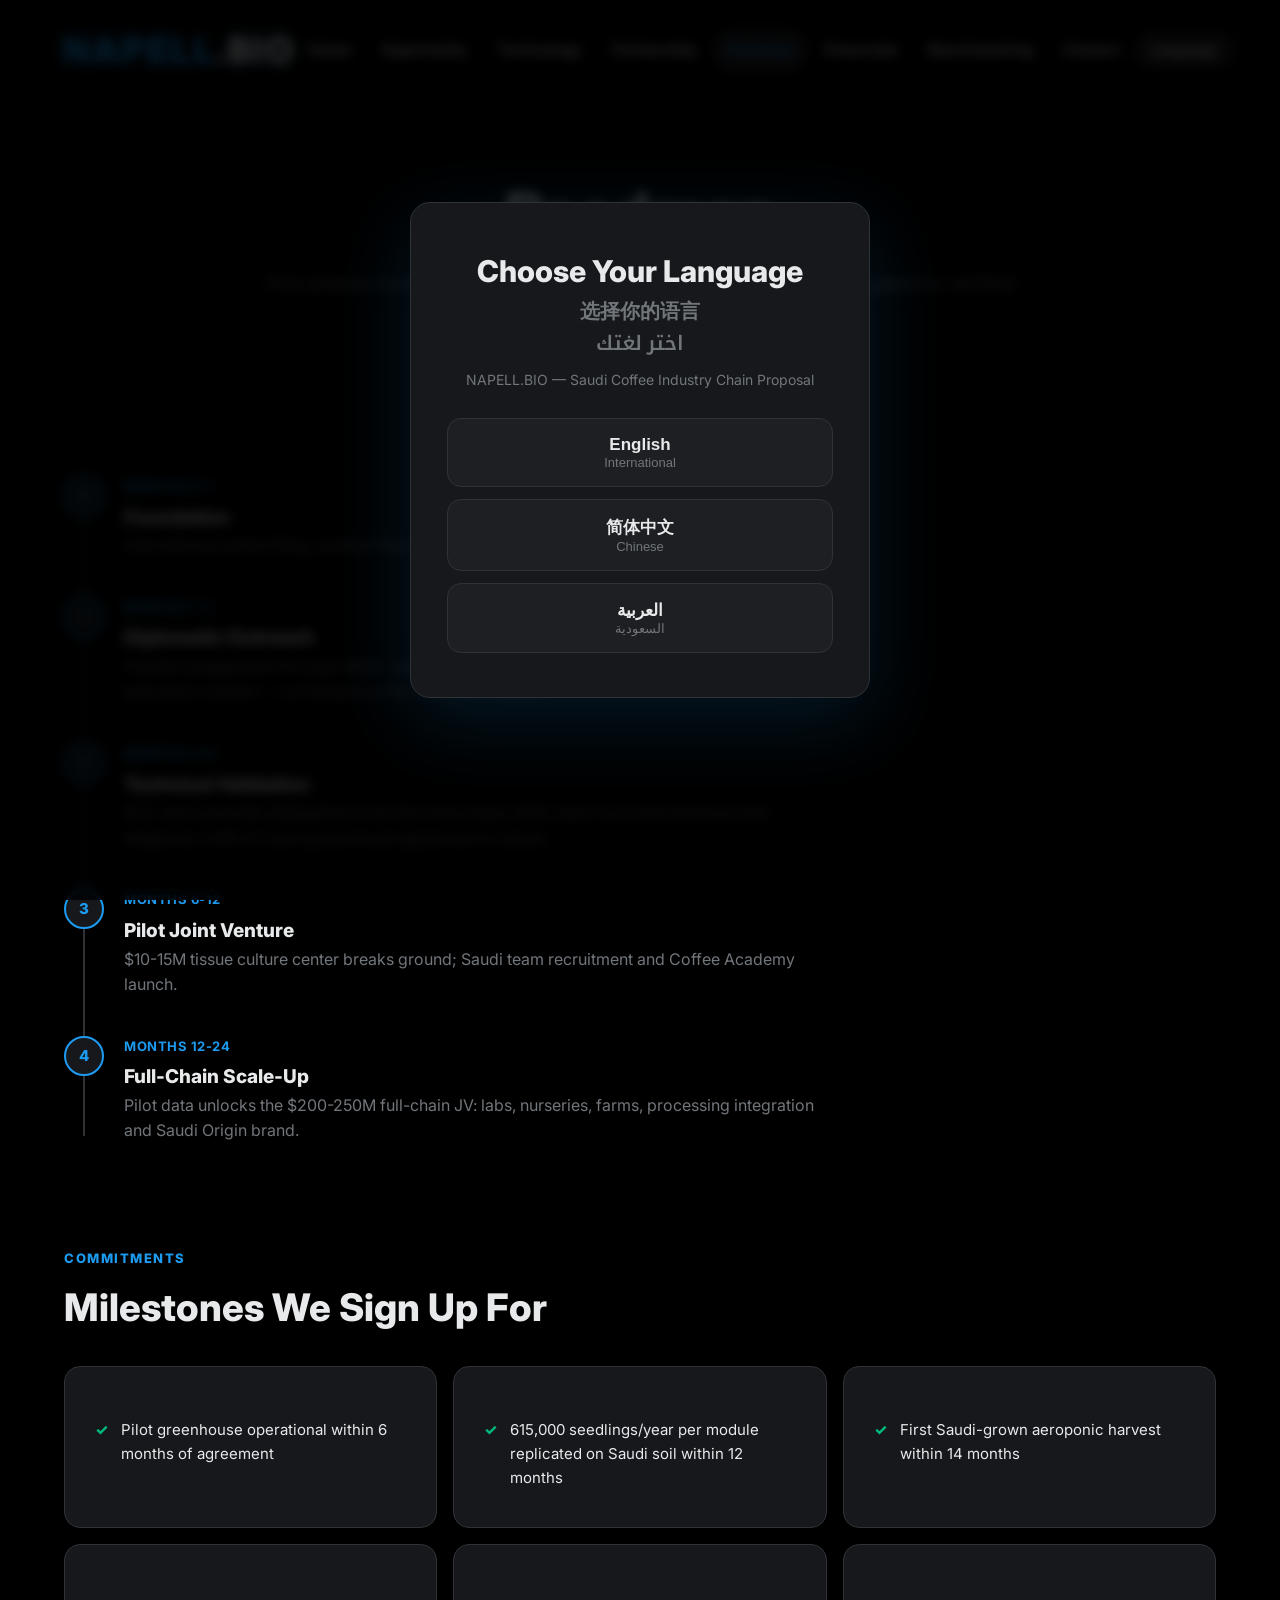
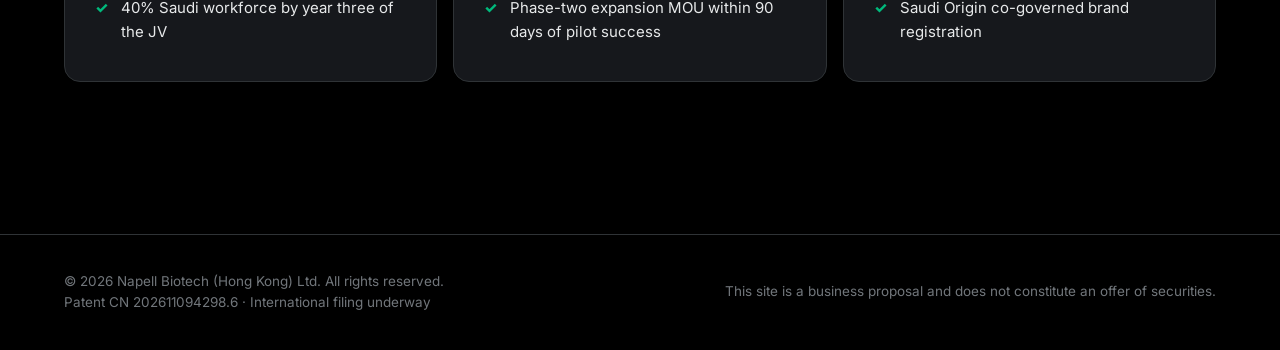
<file: roadmap.html>
<!DOCTYPE html>
<html lang="en" dir="ltr">
<head>
<meta charset="UTF-8">
<meta name="viewport" content="width=device-width, initial-scale=1.0">
<title>NAPELL.BIO — Roadmap</title>
<meta name="description" content="Five phases from first contact to a sovereign Saudi coffee industry — each gated by verified data.">
<link rel="preconnect" href="https://fonts.googleapis.com">
<link href="https://fonts.googleapis.com/css2?family=Inter:wght@400;600;700;800&family=Noto+Kufi+Arabic:wght@400;700&display=swap" rel="stylesheet">
<link rel="stylesheet" href="css/style.css">
</head>
<body>

<div class="page">
  <div class="container">

    <section class="hero">
      <h1 data-i18n="rm.hero.title"></h1>
      <p class="sub" data-i18n="rm.hero.sub"></p>
    </section>

    <!-- TIMELINE -->
    <section class="section">
      <div class="timeline">
        <div class="tl-item">
          <div class="tl-dot">0</div>
          <span class="time" data-i18n="ph0.time"></span>
          <h3 data-i18n="ph0.t"></h3>
          <p data-i18n="ph0.d"></p>
        </div>
        <div class="tl-item">
          <div class="tl-dot">1</div>
          <span class="time" data-i18n="ph1.time"></span>
          <h3 data-i18n="ph1.t"></h3>
          <p data-i18n="ph1.d"></p>
        </div>
        <div class="tl-item">
          <div class="tl-dot">2</div>
          <span class="time" data-i18n="ph2.time"></span>
          <h3 data-i18n="ph2.t"></h3>
          <p data-i18n="ph2.d"></p>
        </div>
        <div class="tl-item">
          <div class="tl-dot">3</div>
          <span class="time" data-i18n="ph3.time"></span>
          <h3 data-i18n="ph3.t"></h3>
          <p data-i18n="ph3.d"></p>
        </div>
        <div class="tl-item">
          <div class="tl-dot">4</div>
          <span class="time" data-i18n="ph4.time"></span>
          <h3 data-i18n="ph4.t"></h3>
          <p data-i18n="ph4.d"></p>
        </div>
      </div>
    </section>

    <!-- MILESTONES -->
    <section class="section" id="milestones">
      <div class="section-head">
        <span class="kicker" data-i18n="rm.ms.kicker"></span>
        <h2 data-i18n="rm.ms.title"></h2>
      </div>
      <div class="grid grid-3">
        <div class="card"><ul class="check"><li data-i18n="ms1"></li></ul></div>
        <div class="card"><ul class="check"><li data-i18n="ms2"></li></ul></div>
        <div class="card"><ul class="check"><li data-i18n="ms3"></li></ul></div>
        <div class="card"><ul class="check"><li data-i18n="ms4"></li></ul></div>
        <div class="card"><ul class="check"><li data-i18n="ms5"></li></ul></div>
        <div class="card"><ul class="check"><li data-i18n="ms6"></li></ul></div>
      </div>
    </section>

  </div>
</div>

<script src="js/translations.js"></script>
<script src="js/app.js"></script>
</body>
</html>
</file>
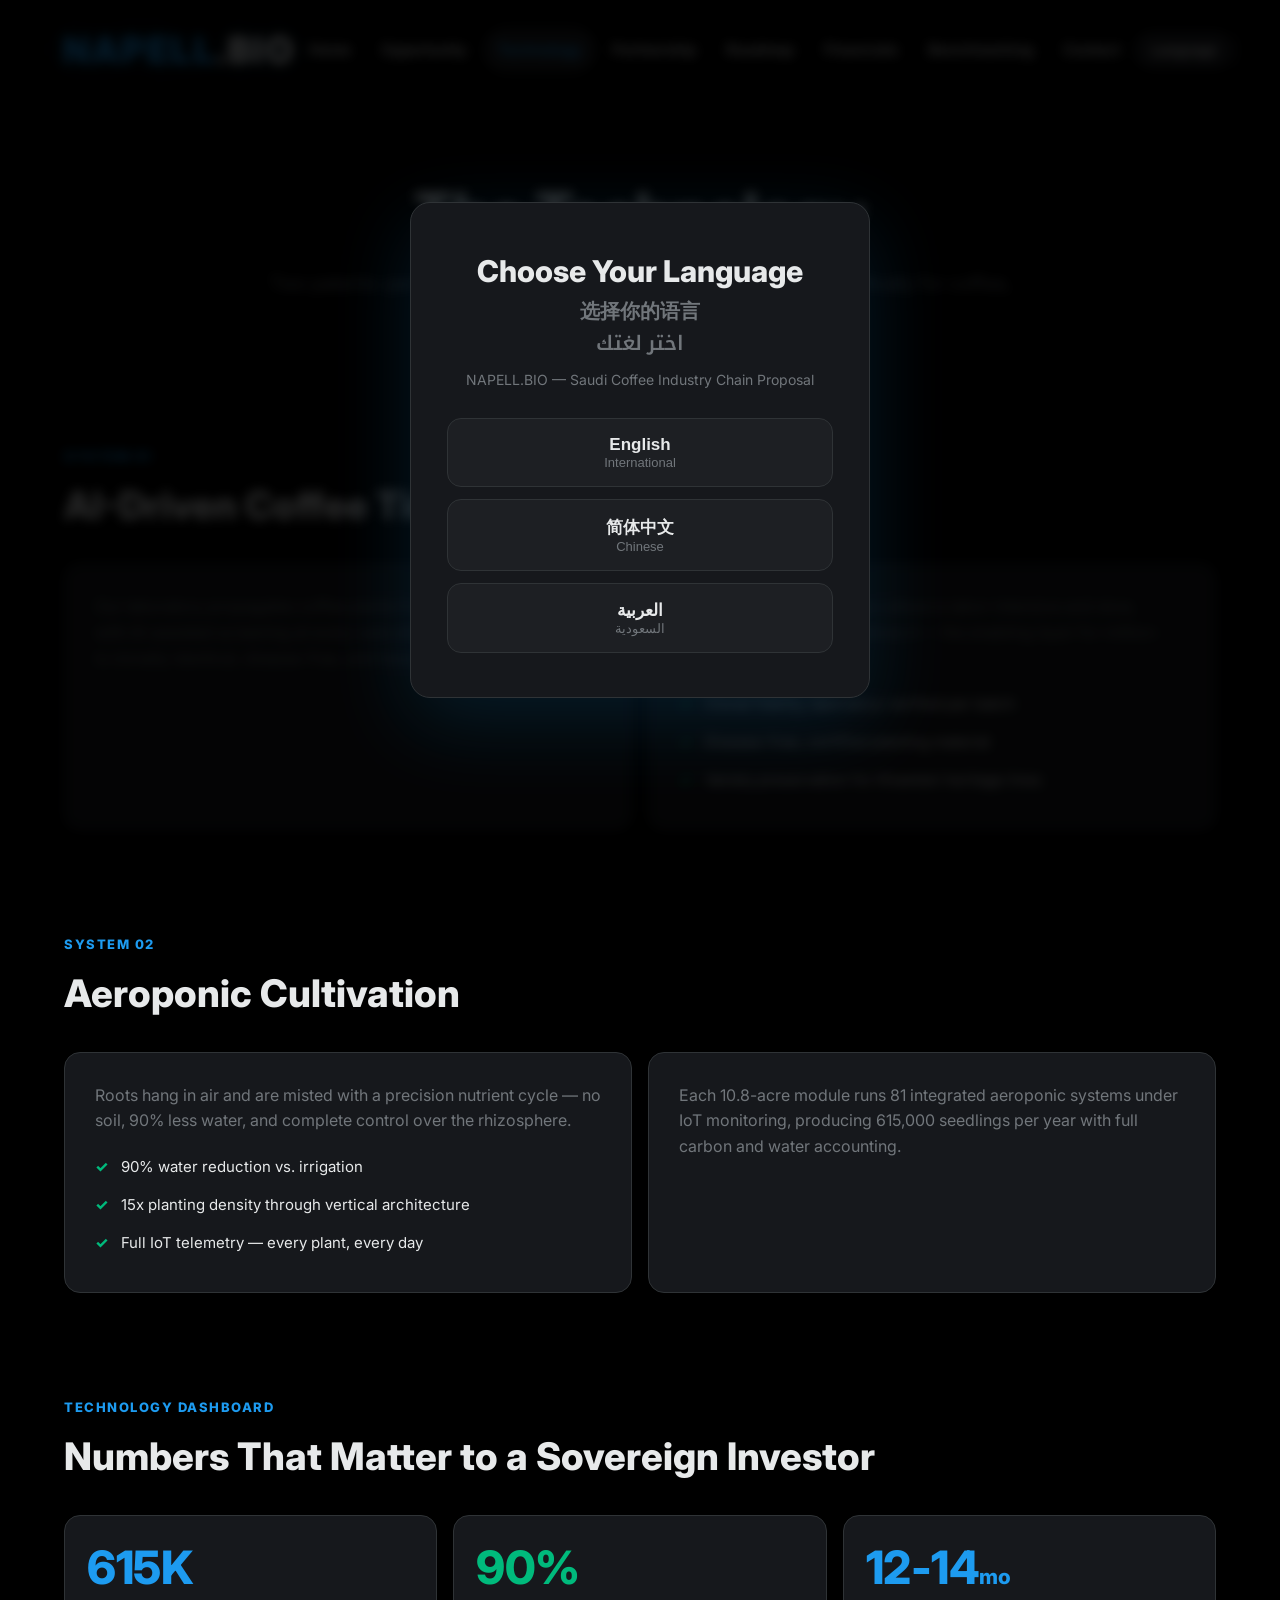
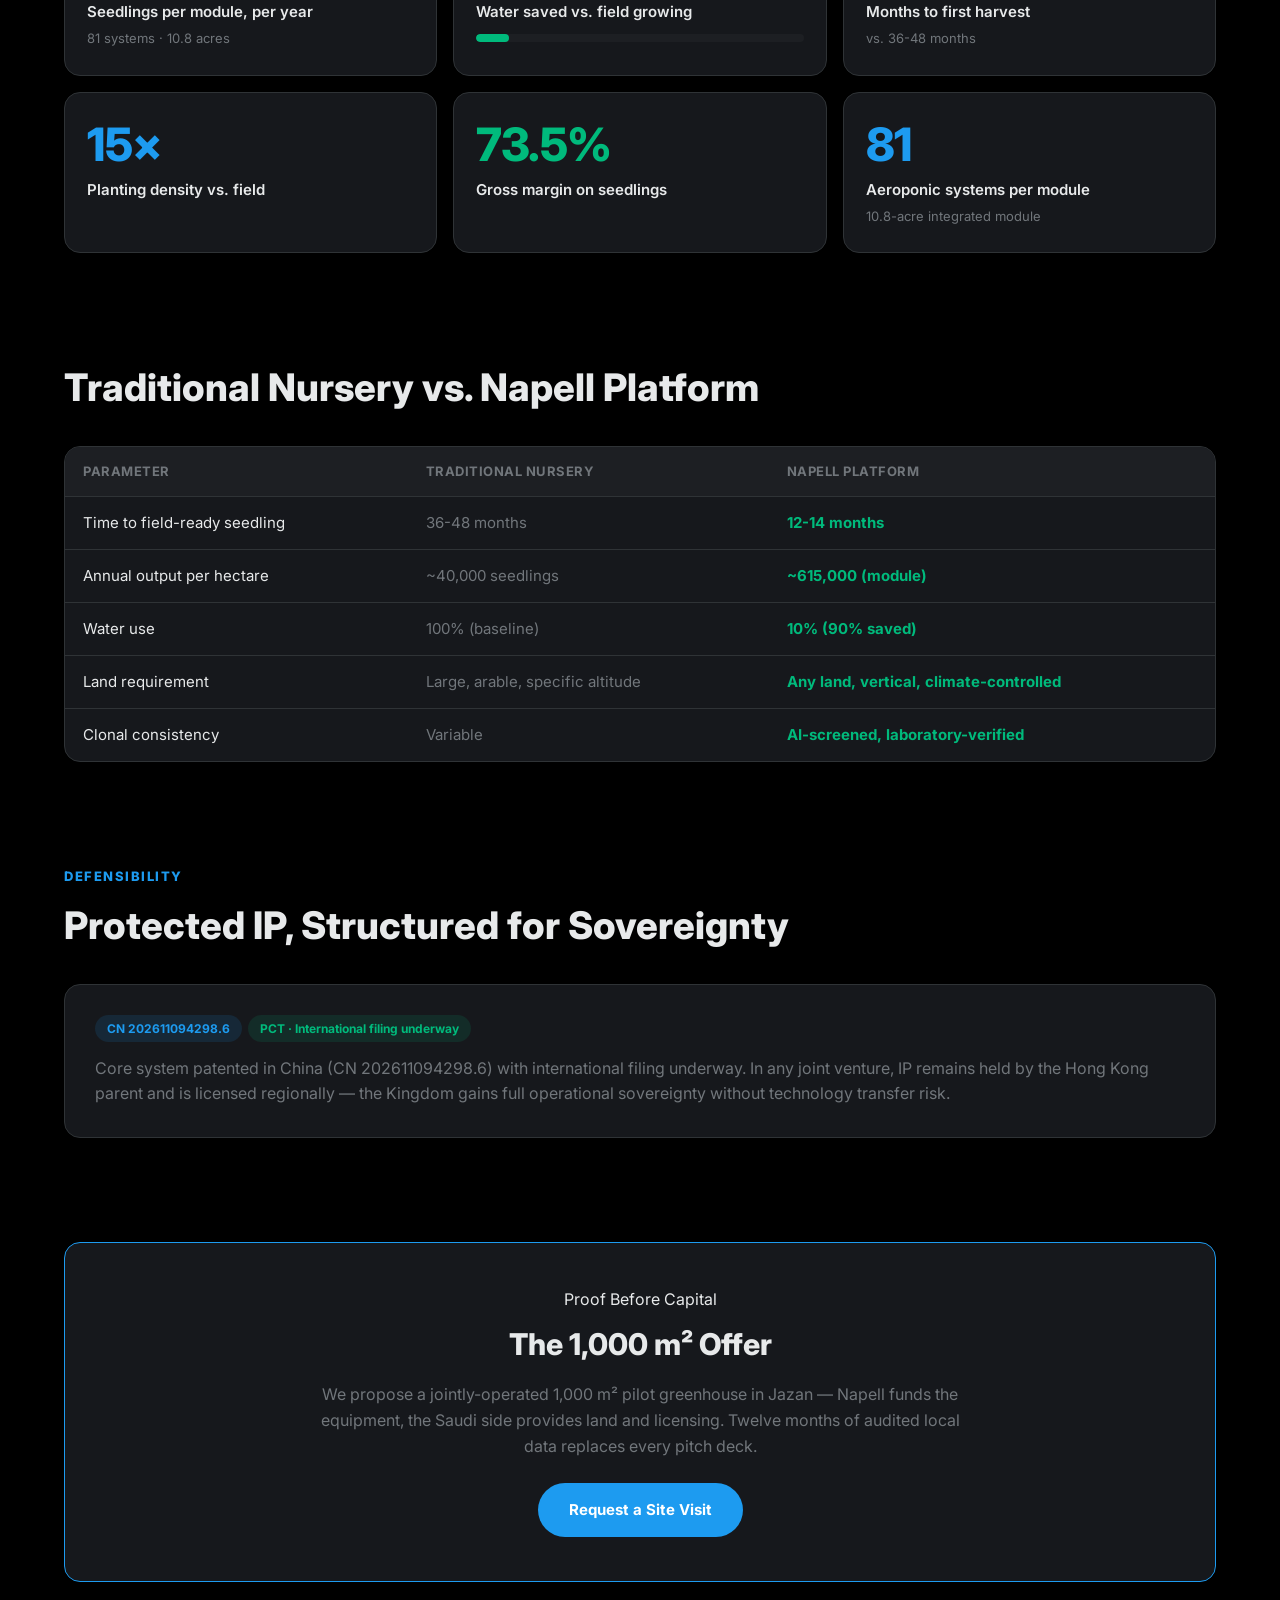
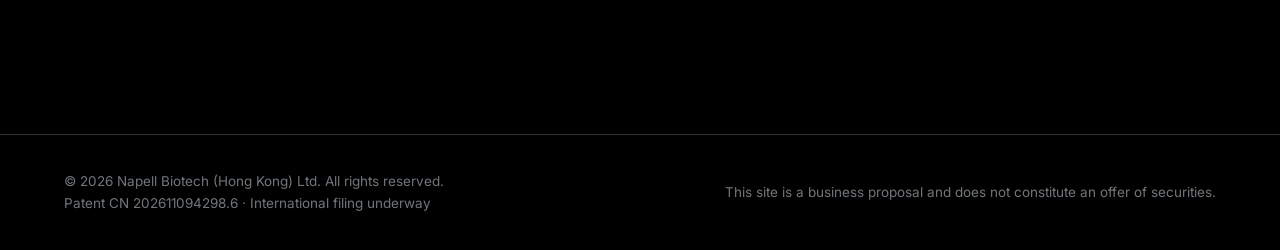
<file: technology.html>
<!DOCTYPE html>
<html lang="en" dir="ltr">
<head>
<meta charset="UTF-8">
<meta name="viewport" content="width=device-width, initial-scale=1.0">
<title>NAPELL.BIO — Technology</title>
<meta name="description" content="AI-driven coffee tissue culture and aeroponic cultivation — built specifically for coffee.">
<link rel="preconnect" href="https://fonts.googleapis.com">
<link href="https://fonts.googleapis.com/css2?family=Inter:wght@400;600;700;800&family=Noto+Kufi+Arabic:wght@400;700&display=swap" rel="stylesheet">
<link rel="stylesheet" href="css/style.css">
</head>
<body>

<div class="page">
  <div class="container">

    <section class="hero">
      <h1 data-i18n="tech.hero.title"></h1>
      <p class="sub" data-i18n="tech.hero.sub"></p>
    </section>

    <!-- SYSTEM 01 -->
    <section class="section" id="tissue">
      <div class="section-head">
        <span class="kicker" data-i18n="tech.tissue.kicker"></span>
        <h2 data-i18n="tech.tissue.title"></h2>
      </div>
      <div class="two-col">
        <div class="card"><p data-i18n="tech.tissue.p1"></p></div>
        <div class="card">
          <p data-i18n="tech.tissue.p2"></p>
          <ul class="check">
            <li data-i18n="tb1"></li>
            <li data-i18n="tb2"></li>
            <li data-i18n="tb3"></li>
          </ul>
        </div>
      </div>
    </section>

    <!-- SYSTEM 02 -->
    <section class="section" id="aero">
      <div class="section-head">
        <span class="kicker" data-i18n="tech.aero.kicker"></span>
        <h2 data-i18n="tech.aero.title"></h2>
      </div>
      <div class="two-col">
        <div class="card">
          <p data-i18n="tech.aero.p1"></p>
          <ul class="check">
            <li data-i18n="ab1"></li>
            <li data-i18n="ab2"></li>
            <li data-i18n="ab3"></li>
          </ul>
        </div>
        <div class="card"><p data-i18n="tech.aero.p2"></p></div>
      </div>
    </section>

    <!-- DASHBOARD -->
    <section class="section" id="dash">
      <div class="section-head">
        <span class="kicker" data-i18n="metrics.kicker"></span>
        <h2 data-i18n="metrics.title"></h2>
      </div>
      <div class="grid grid-3">
        <div class="metric" data-i18n-title="m1.t"><div class="value">615K</div><div class="label" data-i18n="m1.l"></div><div class="note" data-i18n="note.m1"></div></div>
        <div class="metric" data-i18n-title="m2.t"><div class="value green">90%</div><div class="label" data-i18n="m2.l"></div><div class="stat-row"><div class="stat-bar"><span class="green" style="width:10%"></span></div></div></div>
        <div class="metric" data-i18n-title="m3.t"><div class="value">12-14<span style="font-size:.45em">mo</span></div><div class="label" data-i18n="m3.l"></div><div class="note" data-i18n="note.m3s"></div></div>
        <div class="metric" data-i18n-title="m4.t"><div class="value">15×</div><div class="label" data-i18n="m4.l"></div></div>
        <div class="metric" data-i18n-title="m5.t"><div class="value green">73.5%</div><div class="label" data-i18n="m5.l"></div></div>
        <div class="metric"><div class="value">81</div><div class="label" data-i18n="tech.sys"></div><div class="note" data-i18n="tech.sysn"></div></div>
      </div>
    </section>

    <!-- COMPARISON -->
    <section class="section">
      <div class="section-head"><h2 data-i18n="cmp.title"></h2></div>
      <div class="table-wrap">
        <table>
          <thead><tr><th data-i18n="th.param"></th><th data-i18n="th.trad"></th><th data-i18n="th.napell"></th></tr></thead>
          <tbody>
            <tr><td data-i18n="r1.p"></td><td class="lose" data-i18n="r1.a"></td><td class="win" data-i18n="r1.b"></td></tr>
            <tr><td data-i18n="r2.p"></td><td class="lose" data-i18n="r2.a"></td><td class="win" data-i18n="r2.b"></td></tr>
            <tr><td data-i18n="r3.p"></td><td class="lose" data-i18n="r3.a"></td><td class="win" data-i18n="r3.b"></td></tr>
            <tr><td data-i18n="r4.p"></td><td class="lose" data-i18n="r4.a"></td><td class="win" data-i18n="r4.b"></td></tr>
            <tr><td data-i18n="r5.p"></td><td class="lose" data-i18n="r5.a"></td><td class="win" data-i18n="r5.b"></td></tr>
          </tbody>
        </table>
      </div>
    </section>

    <!-- PATENT -->
    <section class="section">
      <div class="section-head">
        <span class="kicker" data-i18n="tech.patent.kicker"></span>
        <h2 data-i18n="tech.patent.title"></h2>
      </div>
      <div class="card">
        <span class="pill blue">CN 202611094298.6</span><span class="pill" data-i18n="pill.pct"></span>
        <p style="margin-top:14px" data-i18n="tech.patent.p"></p>
      </div>
    </section>

    <!-- PoC OFFER -->
    <section class="section">
      <div class="card accent" style="text-align:center;padding:44px 32px">
        <span class="kicker" style="display:block;margin-bottom:8px" data-i18n="tech.poc.kicker"></span>
        <h3 style="font-size:clamp(22px,3vw,30px)" data-i18n="tech.poc.title"></h3>
        <p style="max-width:660px;margin:14px auto 24px" data-i18n="tech.poc.p"></p>
        <a class="btn btn-primary" href="contact.html" data-i18n="tech.poc.btn"></a>
      </div>
    </section>

  </div>
</div>

<script src="js/translations.js"></script>
<script src="js/app.js"></script>
</body>
</html>
</file>
<file: css/style.css>
/* ============ NAPELL.BIO — X-style dark theme ============ */
:root{
  --bg:#000;
  --panel:#16181c;
  --panel-2:#1d1f23;
  --border:#2f3336;
  --text:#e7e9ea;
  --muted:#71767b;
  --accent:#1d9bf0;
  --accent-h:#1a8cd8;
  --green:#00ba7c;
  --amber:#ffd400;
  --radius:16px;
}
*{margin:0;padding:0;box-sizing:border-box}
html{scroll-behavior:smooth}
body{
  background:var(--bg);color:var(--text);
  font-family:"Inter","Segoe UI","Noto Kufi Arabic","PingFang SC","Microsoft YaHei",system-ui,-apple-system,sans-serif;
  line-height:1.6;-webkit-font-smoothing:antialiased;
}
html[dir="rtl"] body{font-family:"Noto Kufi Arabic","Segoe UI","Inter",system-ui,sans-serif;letter-spacing:0}
a{color:var(--accent);text-decoration:none}
a:hover{text-decoration:underline}
img{max-width:100%}
.container{max-width:1200px;margin:0 auto;padding:0 24px}
.page{padding-top:120px;padding-bottom:80px;min-height:70vh}

/* ============ Floating navbar ============ */
.navbar{
  position:fixed;top:14px;left:50%;transform:translateX(-50%);z-index:1000;
  width:min(1200px,calc(100% - 28px));
  background:rgba(0,0,0,.78);backdrop-filter:blur(14px);-webkit-backdrop-filter:blur(14px);
  border:1px solid var(--border);border-radius:var(--radius);
  display:flex;align-items:center;justify-content:space-between;
  padding:0 22px;height:72px;
}
.logo{
  font-size:36px;font-weight:800;letter-spacing:2.5px;text-transform:uppercase;
  color:var(--accent);white-space:nowrap;line-height:1;
  text-shadow:0 0 24px rgba(29,155,240,.35);
}
.logo span{color:#fff}
.logo:hover{text-decoration:none}
.nav-links{display:flex;align-items:center;gap:2px;list-style:none}
.nav-links>li{position:relative}
.nav-links>li>a{
  display:block;padding:10px 14px;border-radius:999px;color:var(--text);
  font-size:15px;font-weight:600;white-space:nowrap;
}
.nav-links>li>a:hover,.nav-links>li>a.active{background:var(--panel-2);color:var(--accent);text-decoration:none}
/* hover dropdown */
.dropdown{
  position:absolute;top:calc(100% + 8px);inset-inline-start:0;min-width:230px;
  background:var(--panel);border:1px solid var(--border);border-radius:14px;
  padding:8px;list-style:none;box-shadow:0 12px 40px rgba(0,0,0,.6);
  opacity:0;visibility:hidden;transform:translateY(6px);transition:.18s ease;
}
.nav-links li:hover>.dropdown,.dropdown:hover{opacity:1;visibility:visible;transform:translateY(0)}
.dropdown li a{
  display:block;padding:10px 14px;border-radius:8px;color:var(--text);font-size:14px;font-weight:500;
}
.dropdown li a:hover{background:var(--panel-2);color:var(--accent);text-decoration:none}
.lang-btn{
  background:var(--panel-2);border:1px solid var(--border);color:var(--text);
  padding:9px 16px;border-radius:999px;font-size:14px;font-weight:700;cursor:pointer;white-space:nowrap;
}
.lang-btn:hover{background:var(--accent);border-color:var(--accent);color:#fff}
/* language dropdown (3 explicit options) */
.lang-wrap{position:relative}
.lang-menu{
  position:absolute;top:calc(100% + 10px);inset-inline-end:0;min-width:185px;
  background:var(--panel);border:1px solid var(--border);border-radius:14px;
  padding:8px;list-style:none;box-shadow:0 12px 40px rgba(0,0,0,.6);
  opacity:0;visibility:hidden;transform:translateY(6px);transition:.18s ease;z-index:60;
}
.lang-menu.open{opacity:1;visibility:visible;transform:translateY(0)}
.lang-menu button{
  display:flex;align-items:center;justify-content:space-between;width:100%;text-align:start;
  background:none;border:none;color:var(--text);padding:10px 14px;border-radius:8px;
  font-size:14px;font-weight:600;cursor:pointer;
}
.lang-menu button:hover{background:var(--panel-2);color:var(--accent)}
.lang-menu button.active{color:var(--accent)}
.lang-menu .l-code{color:var(--muted);font-size:11px;font-weight:700;letter-spacing:.5px}

/* mobile */
.menu-toggle{display:none;background:none;border:1px solid var(--border);color:var(--text);font-size:20px;border-radius:8px;padding:6px 12px;cursor:pointer}
@media(max-width:980px){
  .menu-toggle{display:block}
  .nav-links{
    display:none;position:absolute;top:calc(100% + 10px);inset-inline:0;
    flex-direction:column;background:var(--panel);border:1px solid var(--border);
    border-radius:14px;padding:10px;align-items:stretch;
  }
  .nav-links.open{display:flex}
  .dropdown{position:static;opacity:1;visibility:visible;transform:none;box-shadow:none;background:var(--bg);border:none;padding-inline-start:14px}
  .navbar{height:64px;padding:0 16px}
  .logo{font-size:24px}
  .lang-btn{font-size:12px;padding:7px 10px}
}

/* ============ Language modal ============ */
.lang-modal-overlay{
  position:fixed;inset:0;z-index:2000;background:rgba(0,0,0,.82);backdrop-filter:blur(6px);
  display:flex;align-items:center;justify-content:center;padding:20px;
}
.lang-modal{
  background:var(--panel);border:1px solid var(--border);border-radius:20px;
  max-width:460px;width:100%;padding:44px 36px;text-align:center;
  box-shadow:0 24px 80px rgba(29,155,240,.15);
}
.lang-modal h2{font-size:30px;font-weight:800;margin-bottom:8px;direction:ltr}
.lang-modal .zh{display:block;font-size:20px;color:var(--muted);font-weight:600}
.lang-modal .ar{display:block;font-size:20px;color:var(--muted);font-weight:600;direction:rtl}
.lang-modal p{color:var(--muted);font-size:14px;margin-top:10px;margin-bottom:26px}
.lang-options{display:flex;flex-direction:column;gap:12px}
.lang-options button{
  background:var(--panel-2);border:1px solid var(--border);color:var(--text);
  border-radius:14px;padding:16px;font-size:17px;font-weight:700;cursor:pointer;transition:.15s;
}
.lang-options button:hover{border-color:var(--accent);color:var(--accent);background:rgba(29,155,240,.08)}
.lang-options button small{display:block;font-weight:500;color:var(--muted);font-size:13px}

/* ============ Hero ============ */
.hero{padding:60px 0 30px;text-align:center}
.hero .badge{
  display:inline-block;border:1px solid var(--accent);color:var(--accent);
  border-radius:999px;padding:6px 18px;font-size:13px;font-weight:700;letter-spacing:.5px;margin-bottom:22px;
}
.hero h1{font-size:clamp(34px,5vw,60px);font-weight:800;line-height:1.15;margin-bottom:20px}
.hero h1 .hl{color:var(--accent)}
.hero .sub{color:var(--muted);font-size:clamp(16px,2vw,19px);max-width:760px;margin:0 auto 34px}
.hero .cta-row{display:flex;gap:14px;justify-content:center;flex-wrap:wrap}
.btn{
  display:inline-block;border-radius:999px;padding:14px 30px;font-size:15px;font-weight:700;cursor:pointer;border:1px solid transparent;transition:.15s;
}
.btn-primary{background:var(--accent);color:#fff}
.btn-primary:hover{background:var(--accent-h);text-decoration:none}
.btn-ghost{border-color:var(--border);color:var(--text)}
.btn-ghost:hover{border-color:var(--accent);color:var(--accent);text-decoration:none}

/* ============ Dashboard metric cards ============ */
.section{padding:52px 0}
.section-head{margin-bottom:28px}
.section-head .kicker{color:var(--accent);font-size:13px;font-weight:800;letter-spacing:1.5px;text-transform:uppercase;display:block;margin-bottom:8px}
.section-head h2{font-size:clamp(26px,3.4vw,38px);font-weight:800}
.section-head p{color:var(--muted);max-width:760px;margin-top:10px}
.grid{display:grid;gap:16px}
.grid-3{grid-template-columns:repeat(3,1fr)}
.grid-4{grid-template-columns:repeat(4,1fr)}
@media(max-width:900px){.grid-3,.grid-4{grid-template-columns:repeat(2,1fr)}}
@media(max-width:560px){.grid-3,.grid-4{grid-template-columns:1fr}}
.metric{
  background:var(--panel);border:1px solid var(--border);border-radius:var(--radius);
  padding:26px 22px;position:relative;overflow:hidden;transition:.2s;
}
.metric:hover{border-color:var(--accent);transform:translateY(-3px);box-shadow:0 14px 36px rgba(29,155,240,.12)}
.metric .value{font-size:clamp(32px,3.6vw,46px);font-weight:800;color:var(--accent);line-height:1.1;letter-spacing:-.5px}
.metric .value.green{color:var(--green)}
.metric .value.amber{color:var(--amber)}
.metric .label{color:var(--text);font-weight:600;font-size:15px;margin-top:8px}
.metric .note{color:var(--muted);font-size:13px;margin-top:4px}
.metric .value .ref{display:block;font-size:13px;font-weight:600;color:var(--muted);letter-spacing:0;margin-top:6px;line-height:1.3}
.metric .icon{position:absolute;top:18px;inset-inline-end:18px;font-size:20px;opacity:.5}

/* stat bar (mini bar chart) */
.stat-row{display:flex;align-items:center;gap:12px;margin-top:10px}
.stat-bar{height:8px;border-radius:99px;background:var(--panel-2);flex:1;overflow:hidden}
.stat-bar>span{display:block;height:100%;border-radius:99px;background:var(--accent)}
.stat-bar>span.green{background:var(--green)}

/* ============ Cards / panels ============ */
.card{background:var(--panel);border:1px solid var(--border);border-radius:var(--radius);padding:30px}
.card h3{font-size:21px;font-weight:800;margin-bottom:12px}
.card p{color:var(--muted)}
.card ul.check{list-style:none;margin-top:14px}
.card ul.check li{padding:7px 0;padding-inline-start:26px;position:relative;color:var(--text);font-size:15px}
.card ul.check li::before{content:"✓";position:absolute;inset-inline-start:0;color:var(--green);font-weight:800}
.card.accent{border-color:var(--accent)}

/* ============ Tables ============ */
.table-wrap{overflow-x:auto;border:1px solid var(--border);border-radius:var(--radius);background:var(--panel)}
table{width:100%;border-collapse:collapse;font-size:15px;min-width:560px}
th{background:var(--panel-2);text-align:start;padding:14px 18px;font-weight:700;color:var(--muted);font-size:13px;text-transform:uppercase;letter-spacing:.5px}
td{padding:14px 18px;border-top:1px solid var(--border)}
tr:hover td{background:rgba(29,155,240,.04)}
td.win{color:var(--green);font-weight:700}
td.lose{color:var(--muted)}
td.hero-val{color:var(--accent);font-weight:800}

/* ============ Timeline ============ */
.timeline{position:relative;margin-top:30px}
.timeline::before{content:"";position:absolute;inset-inline-start:19px;top:8px;bottom:8px;width:2px;background:var(--border)}
.tl-item{position:relative;padding-inline-start:60px;padding-bottom:38px}
.tl-item:last-child{padding-bottom:0}
.tl-dot{
  position:absolute;inset-inline-start:0;top:0;width:40px;height:40px;border-radius:50%;
  background:var(--panel);border:2px solid var(--accent);display:flex;align-items:center;justify-content:center;
  font-weight:800;color:var(--accent);font-size:15px;
}
.tl-item h3{font-size:19px;font-weight:800}
.tl-item .time{color:var(--accent);font-size:13px;font-weight:700;letter-spacing:.5px;text-transform:uppercase;margin-bottom:6px;display:block}
.tl-item p{color:var(--muted);max-width:720px}

/* ============ Value chain ============ */
.chain{display:flex;align-items:stretch;gap:12px;flex-wrap:wrap;margin-top:28px}
.chain-node{
  flex:1;min-width:170px;background:var(--panel);border:1px solid var(--border);border-radius:var(--radius);
  padding:22px 18px;text-align:center;position:relative;transition:.2s;
}
.chain-node:hover{border-color:var(--accent);transform:translateY(-4px)}
.chain-node .num{color:var(--accent);font-weight:800;font-size:13px;letter-spacing:1px}
.chain-node h4{font-size:17px;font-weight:800;margin:6px 0}
.chain-node p{color:var(--muted);font-size:13.5px}
.chain-arrow{align-self:center;color:var(--accent);font-size:22px;font-weight:800}
html[dir="rtl"] .chain-arrow{transform:scaleX(-1)}

/* ============ Forms ============ */
.form-grid{display:grid;grid-template-columns:1fr 1fr;gap:16px}
.form-grid .full{grid-column:1/-1}
@media(max-width:700px){.form-grid{grid-template-columns:1fr}}
.field label{display:block;font-size:14px;font-weight:700;margin-bottom:8px}
.field input,.field textarea{
  width:100%;background:var(--bg);border:1px solid var(--border);border-radius:10px;
  color:var(--text);padding:13px 15px;font-size:15px;font-family:inherit;
}
.field input:focus,.field textarea:focus{outline:none;border-color:var(--accent);box-shadow:0 0 0 3px rgba(29,155,240,.15)}
.field textarea{min-height:140px;resize:vertical}
.field .err{color:#f4212e;font-size:13px;margin-top:6px;display:none}
.field.invalid input,.field.invalid textarea{border-color:#f4212e}
.field.invalid .err{display:block}

/* toast */
.toast{
  position:fixed;bottom:24px;left:50%;transform:translateX(-50%) translateY(20px);z-index:1500;
  background:var(--panel);border:1px solid var(--green);color:var(--green);
  border-radius:12px;padding:14px 26px;font-weight:700;opacity:0;pointer-events:none;transition:.25s;
  max-width:90vw;text-align:center;
}
.toast.show{opacity:1;transform:translateX(-50%) translateY(0)}

/* ============ Footer ============ */
footer{border-top:1px solid var(--border);padding:36px 0;margin-top:20px}
footer .inner{display:flex;justify-content:space-between;align-items:center;flex-wrap:wrap;gap:16px}
footer p{color:var(--muted);font-size:13.5px}
footer .f-links{display:flex;gap:20px;font-size:13.5px}

/* misc */
.two-col{display:grid;grid-template-columns:1fr 1fr;gap:16px}
@media(max-width:800px){.two-col{grid-template-columns:1fr}}
.pill{display:inline-block;background:rgba(0,186,124,.12);color:var(--green);border-radius:999px;padding:4px 12px;font-size:12px;font-weight:700;margin-inline-end:6px}
.pill.blue{background:rgba(29,155,240,.12);color:var(--accent)}
.note-box{border:1px dashed var(--border);border-radius:12px;padding:16px 20px;color:var(--muted);font-size:14px;margin-top:20px}

/* ============ Login / access gate ============ */
.auth-wrap{max-width:460px;margin:30px auto 0}
.auth-card{background:var(--panel);border:1px solid var(--border);border-radius:20px;padding:46px 36px;text-align:center}
.auth-card .lock-icon{font-size:36px;margin-bottom:14px;display:block}
.auth-card h1{font-size:27px;font-weight:800;margin-bottom:10px}
.auth-card p{color:var(--muted);font-size:14.5px;margin-bottom:24px}
.auth-card .field{text-align:start;margin-bottom:8px}
.auth-card .err{display:block;color:#f4212e;font-size:13px;margin-top:8px;min-height:18px;text-align:start}
.auth-back{display:inline-block;margin-top:20px;color:var(--muted);font-size:13.5px}
.auth-back:hover{color:var(--accent)}

/* ============ Costings page ============ */
td.num{text-align:end;white-space:nowrap;font-variant-numeric:tabular-nums}
td .ref{color:var(--muted);font-weight:600;font-size:.82em;margin-inline-start:5px;letter-spacing:0}
tr.subtotal td{background:rgba(29,155,240,.07);font-weight:700;border-top:2px solid var(--border)}
tr.grand td{background:rgba(0,186,124,.09);font-weight:800;color:var(--green);border-top:2px solid var(--border)}
.card-grid{display:grid;grid-template-columns:1fr 1fr;gap:20px;align-items:start}
@media(max-width:920px){.card-grid{grid-template-columns:1fr}}
.mini-metrics{display:flex;gap:14px;flex-wrap:wrap;margin-top:18px}
.mini-metrics .metric{flex:1;min-width:190px;padding:22px 20px;border-radius:var(--radius);background:var(--panel);border:1px solid var(--border)}
.view-switch{display:flex;gap:8px;justify-content:center;flex-wrap:wrap;margin:26px 0 4px}
.view-switch a{
  display:inline-block;padding:9px 20px;border-radius:999px;border:1px solid var(--border);
  background:var(--panel);color:var(--muted);font-size:14px;font-weight:700;transition:.15s;
}
.view-switch a:hover{color:var(--accent);border-color:var(--accent);text-decoration:none}
.view-switch a.on{background:var(--accent);border-color:var(--accent);color:#fff}
.cg-note{max-width:820px;margin:34px auto 0;text-align:center;color:var(--muted);font-size:13px}

/* ============ Partner session logout (gated pages) ============ */
.logout-zone{margin-top:20px;padding-top:14px;border-top:1px solid var(--border)}
.logout-zone a{color:var(--muted);font-size:13px;letter-spacing:.02em}
.logout-zone a:hover{color:var(--accent);text-decoration:underline}
</file>
